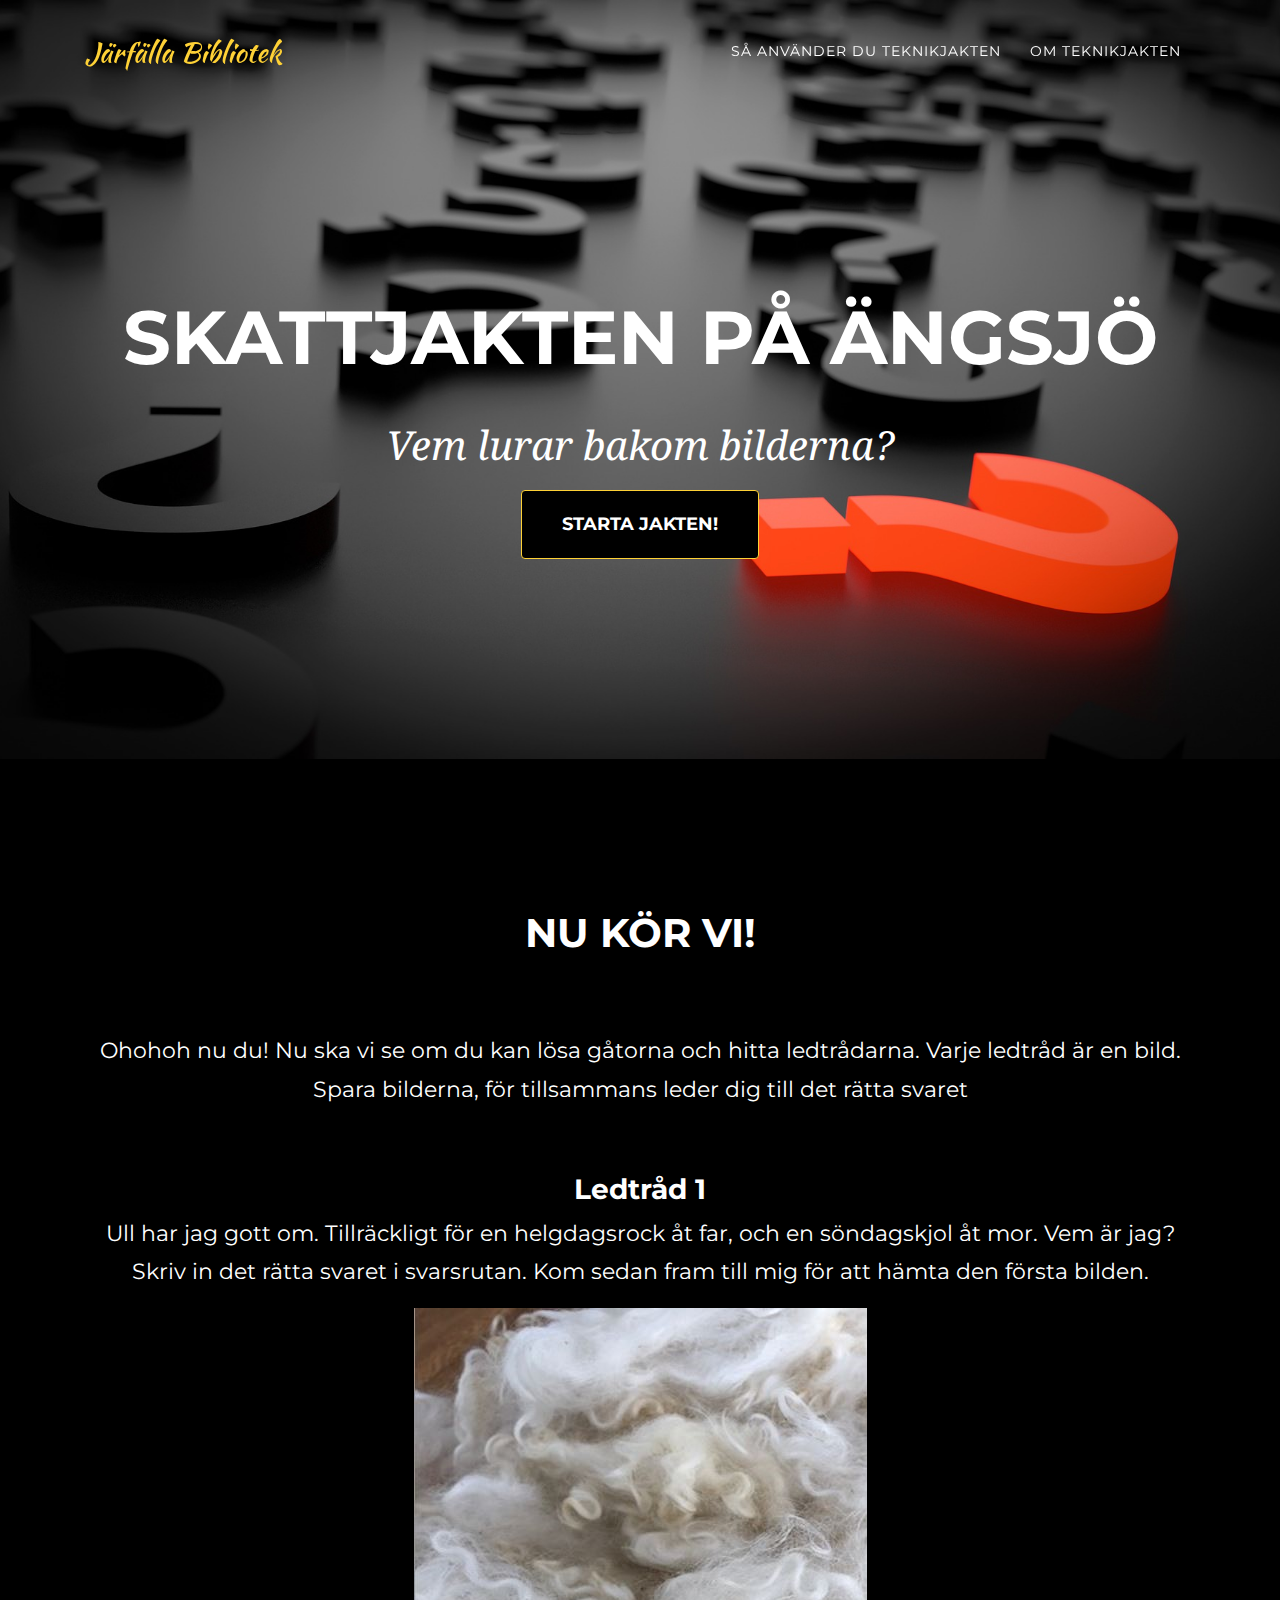
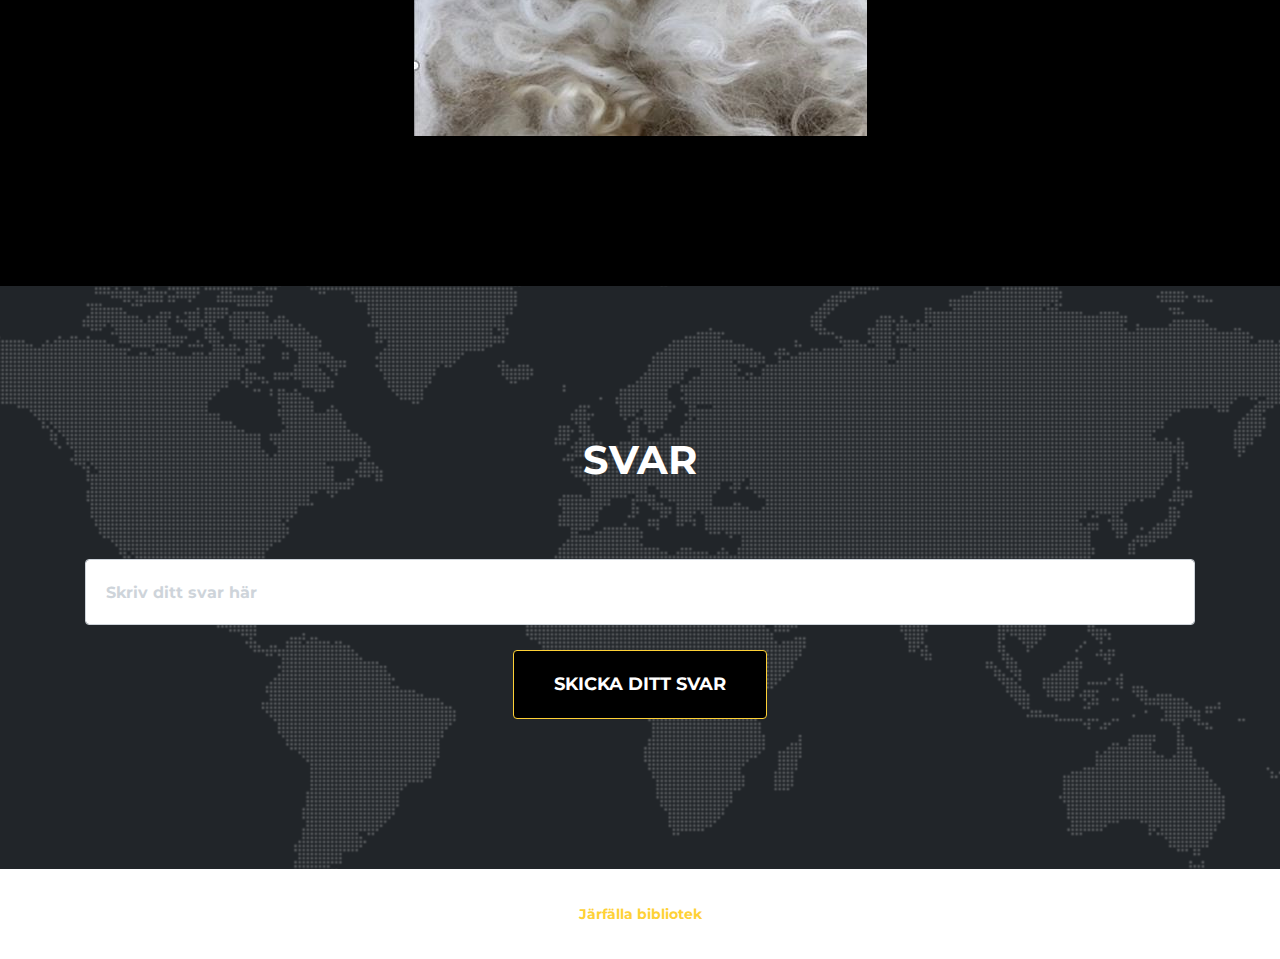
<file: index.html>
<!--
OM TEKNIKJAKTEN
==========================================================
Teknikjakten är inspirerad av escape rooms och skapades som en del 
av projektet Mer för fler som Umeå kommuns bibliotek deltog i 2018. 
Projektgruppen bestod av sex personer från olika bibliotek som gick 
en metodutbildning, SKL:s Innovationsguiden.

Du kan hitta mer information om detta projekt på följande plats

www.minabibliotek.se/merforfler

SKAPA EGNA JAKTER
==========================================================
Denna version av teknikjakten är en mall framtagen för att det skall vara
enkelt att skapa egna teknikjakter.
kunna skapa egna "teknikjakter".

Ett exempel på teknikjakt kan hittas på:

www.itbib.se/teknikjakten

LICENS OCH MALL
==========================================================
Teknikjakten är byggd med hjälp av ett javascript ramverk som heter 
Twitter bootstrap och en tema som heter Agency.
Temat kan hittas på följande sida.

https://startbootstrap.com/themes/agency/

Eller här:

https://github.com/BlackrockDigital/startbootstrap-agency

Mallen Agency använder sig av en licens som heter "The MIT License".
Det innebär följande

The MIT License (MIT)

Copyright (c) 2013-2019 Blackrock Digital LLC

Permission is hereby granted, free of charge, to any person obtaining a copy
of this software and associated documentation files (the "Software"), to deal
in the Software without restriction, including without limitation the rights
to use, copy, modify, merge, publish, distribute, sublicense, and/or sell
copies of the Software, and to permit persons to whom the Software is
furnished to do so, subject to the following conditions:

The above copyright notice and this permission notice shall be included in
all copies or substantial portions of the Software.

THE SOFTWARE IS PROVIDED "AS IS", WITHOUT WARRANTY OF ANY KIND, EXPRESS OR
IMPLIED, INCLUDING BUT NOT LIMITED TO THE WARRANTIES OF MERCHANTABILITY,
FITNESS FOR A PARTICULAR PURPOSE AND NONINFRINGEMENT. IN NO EVENT SHALL THE
AUTHORS OR COPYRIGHT HOLDERS BE LIABLE FOR ANY CLAIM, DAMAGES OR OTHER
LIABILITY, WHETHER IN AN ACTION OF CONTRACT, TORT OR OTHERWISE, ARISING FROM,
OUT OF OR IN CONNECTION WITH THE SOFTWARE OR THE USE OR OTHER DEALINGS IN
THE SOFTWARE.

SLUT PÅ KOMMENTARER
==========================================================
-->

<!--SÅ GÖR DU För att skapa en egen teknikjakt behöver du ändra vissa delar i detta dokument
sådana platser är märkta med texten ÄNDRA. Läs kommentarerna eller använd sökfunktionen
ctrl+f för att snabbt hitta de platser du behöver ändra på.-->


<!DOCTYPE html>
<html lang="sv">
  <head>
    <meta http-equiv="Content-Type" content="text/html; charset=UTF-8">
    <meta name="viewport" content="width=device-width, initial-scale=1, shrink-to-fit=no">
    <meta name="description" content="">
    <meta name="author" content="">

  <!--
  # Genom att ändra denna informationen nedan kan du ge jakten ett eget namn
  # EX: <title>Ett helt eget namn</title>
  # Informationen visas inte någonstans på webbsidan utan ändrar det namn som 
  # webbsidans flik/tabb har då du du surfar till sidan.
  # 
  -->

    <title>Skattjakt på Ängsjö</title>

  <!--Filer som berättar hur sidan skall se ut laddas in. Här behöver vi inte ändra något-->
  
    <link href="vendor/bootstrap/css/bootstrap.min.css" rel="stylesheet">
    <link href="vendor/fontawesome-free/css/all.min.css" rel="stylesheet" type="text/css">
    <link href="https://fonts.googleapis.com/css?family=Montserrat:400,700" rel="stylesheet" type="text/css">
    <link href='https://fonts.googleapis.com/css?family=Kaushan+Script' rel='stylesheet' type='text/css'>
    <link href='https://fonts.googleapis.com/css?family=Droid+Serif:400,700,400italic,700italic' rel='stylesheet' type='text/css'>
    <link href='https://fonts.googleapis.com/css?family=Roboto+Slab:400,100,300,700' rel='stylesheet' type='text/css'>
    <link href="css/agency.min.css" rel="stylesheet">
    <link href="css/style.css" rel="stylesheet">

  </head>


  <body id="page-top">
  <!-- Denna del av koden berättar vad menyn skall innehålla -->
    <nav class="navbar navbar-expand-lg navbar-dark fixed-top" id="mainNav">
      <div class="container">
        <a class="navbar-brand js-scroll-trigger" href="http://www.itbib.se/teknikjakten/#page-top">
        Järfälla Bibliotek
        </a>
        <button class="navbar-toggler navbar-toggler-right" type="button" data-toggle="collapse" data-target="#navbarResponsive" aria-controls="navbarResponsive" aria-expanded="false" aria-label="Toggle navigation">
          Menu
          <i class="fas fa-bars"></i>
        </button>
        <div class="collapse navbar-collapse" id="navbarResponsive">
          <ul class="navbar-nav text-uppercase ml-auto">
            <li class="nav-item">
              <a class="nav-link js-scroll-trigger" href="./om.html">Så använder du
             teknikjakten</a>
            </li> 
            <li class="nav-item">
              <a class="nav-link js-scroll-trigger" href="./om.html">Om teknikjakten</a>
            </li> 

          </ul>
        </div>
      </div>
    </nav>

    <!--SLUT PÅ DELEN SOM BESKRIVER MENYN LÄNGST UPP-->

    <!--FÖRSTA DELEN SOM INTRODUCERAR JAKTEN STARTAR-->
    <header class="masthead">
      <div class="container">
        <div class="intro-text">
        <div class="intro-heading text-uppercase">Skattjakten på Ängsjö</div>
          <div class="intro-lead-in">Vem lurar bakom bilderna?</div>
          
          <a class="btn btn-primary btn-xl text-uppercase js-scroll-trigger" href="#services">
          Starta jakten!
          </a>
        </div>
      </div>
    </header>
    
    <!-- DELEN SOM BESKRIVER FÖRSTA UPPDRAGET STARTAR -->
    <section id="services">
      <div class="container">
        <div class="row">
          <div class="col-lg-12 text-center">
            <h2 class="section-heading text-uppercase">Nu kör vi!</h2>
            <h3 class="section-subheading "></h3>

            <h3> </h3>
            
            <!--Ibland kanske du vill lägga till en bild i beskrivningen.
            I så fall läger du in bilden i katalogen img.
            Du lägger sedan in följande kod för att berätta att en bild skall visas.
            Men ersätter bildensnamn med det namn din bild och det filformat din bild har.

            EX:
            <img src="./img/bildensnamn.filformat">
            T.ex: <img src="./img/coolbild.jpeg">-->

            <p>Ohohoh nu du! Nu ska vi se om du kan lösa gåtorna och hitta ledtrådarna. Varje ledtråd är en bild. Spara bilderna, för tillsammans leder dig till det rätta svaret</p>

            <br />
            <br />
            <h3>Ledtråd 1</h3>
            <!--Här nedan beskriver du vad uppdraget skall vara-->
            <p>
              Ull har jag gott om. Tillräckligt för en helgdagsrock åt far, och en söndagskjol åt mor. Vem är jag?
              Skriv in det rätta svaret i svarsrutan. Kom sedan fram till mig för att hämta den första bilden. 
              
            </p><img src="./img/ullen.jpg">
          </div>
        </div>
      </div>
    </section>

 
    
    <!-- DELEN DÄR MAN MATAR IN SITT SVAR STARTAR -->
    <section id="contact">
      <div class="container">
        <div class="row">
          <div class="col-lg-12 text-center">
            <h2 class="section-heading text-uppercase">Svar</h2>
            <h3 class="section-subheading text-muted"></h3>
          </div>
        </div>
        <div class="row">
          <div class="col-lg-12">

      <!--Du behöver här berätta vilken sida som skall laddas om man löser uppdraget.
      Just nu är det sidan som heter 2.html som skall laddas.
      Om vi istället skulle arbeta med uppdrag 2 just så och ändra i filen 2.html skulle vi då alltså
      istället låta det stå "./3.html" eftersom det då är den sidan som borde laddas.

      Vi kan fortsätta på detta viset och lägga till nya sidor tills dess att vi skapat
      så många uppdrag vi vill.
      -->
            <form id="contactForm" name="sentMessage" novalidate="novalidate" 
            action="./2.html" 
            onsubmit="return validateForm()" autocomplete="off">
              <div class="row">
                <div class="col-md-12">
                  <div class="form-group">
                    <input class="form-control" id="answer" type="text" placeholder="Skriv ditt svar här" required="required" data-validation-required-message="Rutan får inte vara tom">
                    <p class="help-block text-danger"></p>
                  </div>
                  
                <div class="col-lg-12 text-center">
                  <div id="success"></div>
                  <button id="sendMessageButton" class="btn btn-primary btn-xl text-uppercase" type="submit">Skicka ditt svar</button>
                </div>
              </div>
            
          </div></form>
        </div>
      </div>
    </div></section>

    <!-- DENNA DEL BESKRIVER INFORMATIONEN SOM VISAS LÄNGST NER PÅ SIDAN -->
    <footer>
      <div class="container">
        <div class="row">
          <div class="col-md-12">
            <span class="copyright">
              <a href="" style="font-weight: bold">
                  Järfälla bibliotek
              </a>
            </span>
          </div>
          
        </div>
      </div>
    </footer>



    <!-- Filer som denna mall använder läses in, du behöver inte ändra något här.-->

    <script src="vendor/jquery/jquery.min.js"></script>
    <script src="vendor/bootstrap/js/bootstrap.bundle.min.js"></script>
    <script src="vendor/jquery-easing/jquery.easing.min.js"></script>
    <script src="js/agency.min.js"></script>
    <script src="js/agency.min.js"></script>

    <!--I DENNA DEL BERÄTTAR DU VAD SOM ÄR RÄTT SVAR-->
    <script>
    function validateForm() {

      //Det använder skriver i rutan hämtas in och sparas i en variabel som heter answer.
      //det man skrivit in i rutan konverteras automatiskt till gemener.
      //Skriver någon in MeDDelande och då använder versaler kommer texten som sparas att ändå att bli meddelande.
      //Det gör det lättare att berätta vilket alteranativ som är rätt eftersom
      //vi inte behöver ta hänsyn till gemenser/versaler.
      var answer = document.forms["contactForm"]["answer"].value.toLowerCase();
      
      /*Genom att ändra det som står mellan dessa tecken "" kan du välja vad som är rätt svar 
      Viktigt! Skriv svaret med små bokstäver.

      EX: if (answer == "mittsvar")

      Om man nu skriver in mittsvar i rutan kommer man vidare.
      
      Finns det fler än ett rätt svar? 

      Genom att lägga till följande tecken || (markera texten och kopiera 
      eller tryck alt-gr samtidigt som du trycker på tangenten till höger om shift)
      så kan du lägga till fler alternativ som är rätt.

      EX: Med två räta svar

      if (answer == "svar1" || answer == "svar2" )
      
      EX: Med tre rätta svar

      if (answer == "svar1" || answer == "svar2" answer == "svar3" )
      */

      if (answer == "bä bä vita lamm" || answer == ”vita lamm” || answer == ”bäbä vita lamm” || answer == ”lamm” || answer == ”får”)) { /*Kom ihåg att svaret skall skrivas med gemener*/
          return true;
      }else{
        document.getElementById("answer").value ="";
        document.getElementById("answer").setAttribute("placeholder","Det var tyvärr fel svar, försök igen!");
        return false;
      }
    }
  </script>

  <!--GRATTIS! Du har nu gjort startsidan för din egen teknikjakt! Testa att dubbelklicka på denna fil
  index.html för att visa sidan i din webbläsare. Fungerar inte  det kan du högerklicka på filen och välja öppna med. Där borde du kunna hitta någon webbläsare som alternativ

  EX: Internet Explorer, Edge, Firefox, Chrome

  Det är nu dags att öppna sidan som heter 2.html och följa instruktionerna där.
  -->
</body>
</html>
</file>
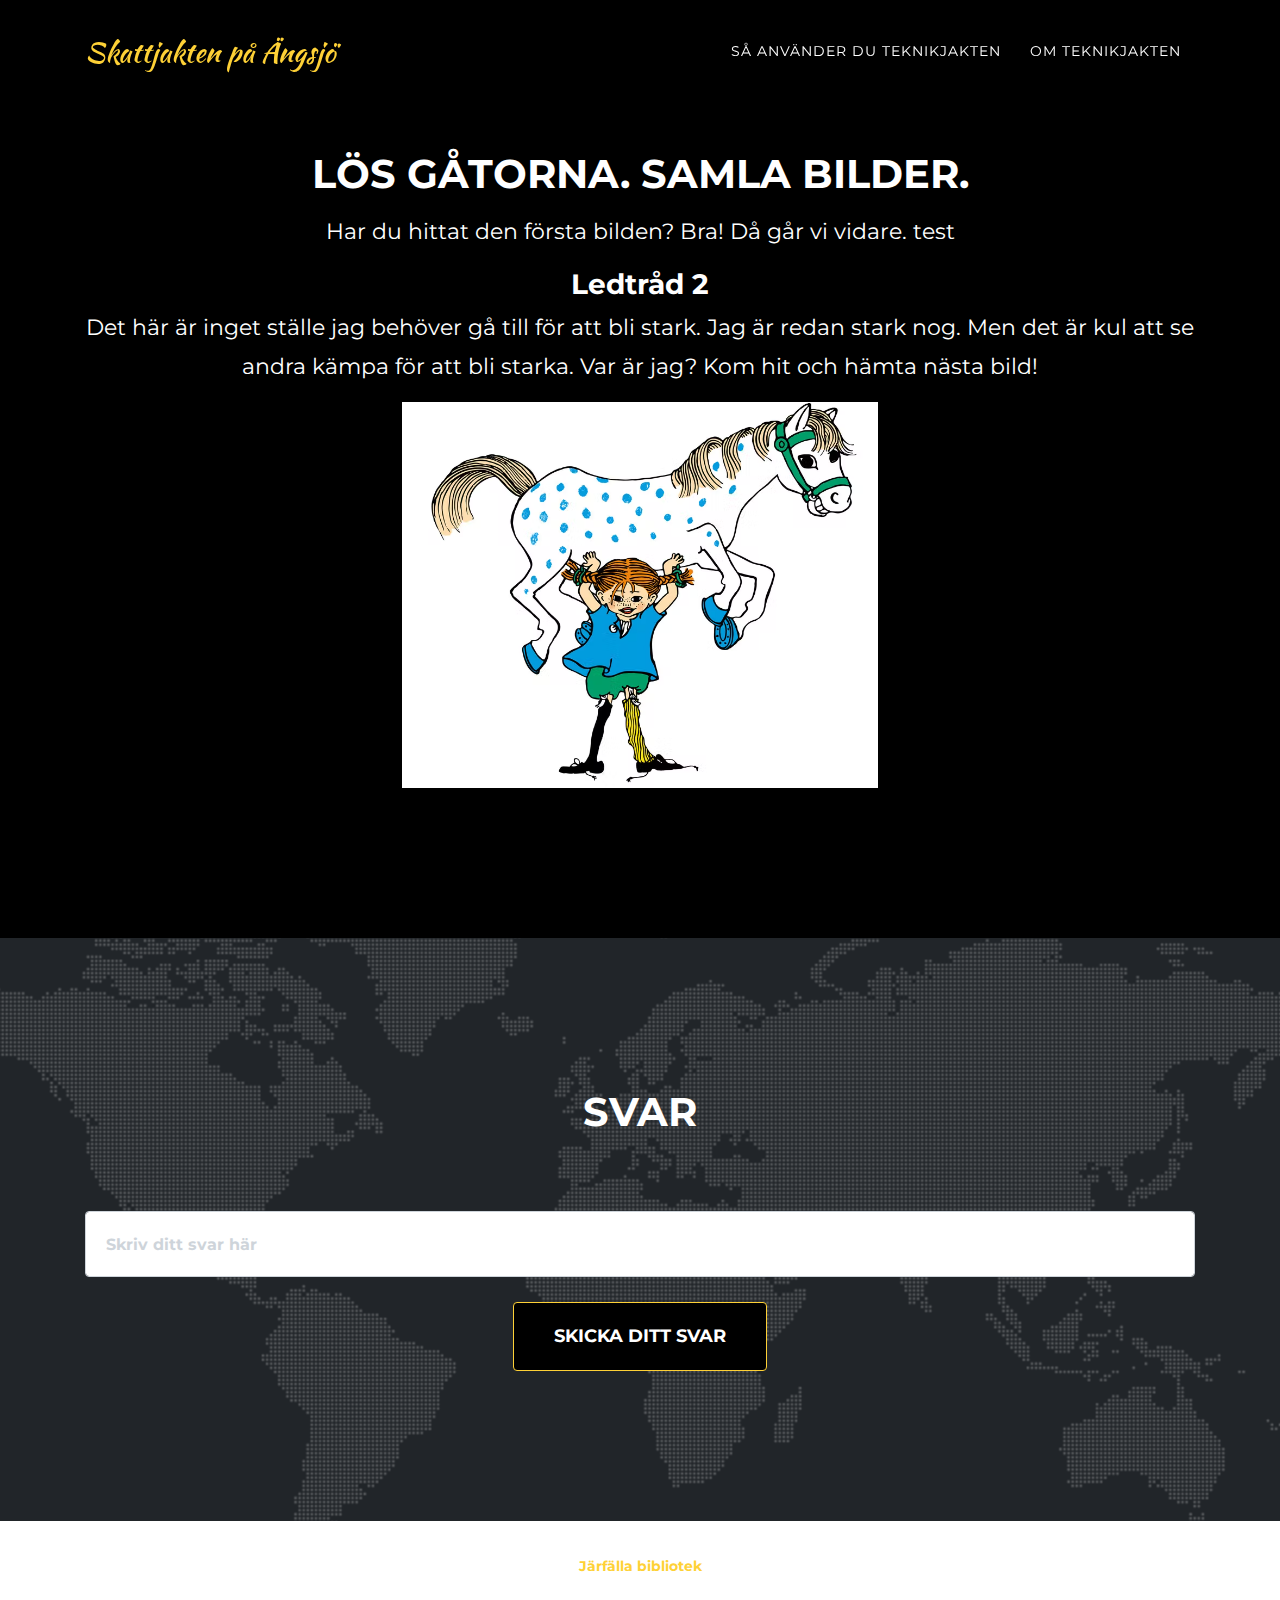
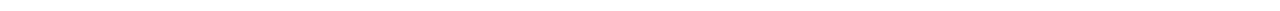
<file: 2.html>
<!--
SKAPA EN EGEN MALLSIDA FÖR UPPDRAG
==========================================================
Nu blir det lite repetition. Den sida hu hintills arbetet med 
introducerade jakten och hade därför lite speciellt innehåll.

Målet med den sida du arbetar med just nu är att skapa en
mall som du sedan kan kopiera till så många uppdrag du behöver.
Du behöver sedan ändra ett saker på varje sida.

1. Beskrivningen av uppdraget.
2. Uppgiftens nummer
3. Vad det rätta svaret är
4. Vilken sida som skall laddas om man svarar rätt.
-->

<!DOCTYPE html>
<html lang="sv">
  <head>
    <meta http-equiv="Content-Type" content="text/html; charset=UTF-8">
    <meta name="viewport" content="width=device-width, initial-scale=1, shrink-to-fit=no">
    <meta name="description" content="">
    <meta name="author" content="">

  <!--
  # Genom att ändra denna informationen nedan kan du ge jakten ett eget namn
  # EX: <title>Ett helt eget namn</title>
  # Informationen visas inte någonstans på webbsidan utan ändrar det namn som 
  # webbsidans flik/tabb har då du du surfar till sidan.
  # 
  -->
    <title>Järfälla bibliotek</title>

  <!--Filer som berättar hur sidan skall se ut laddas in. Här behöver vi inte ändra något-->
  
    <link href="vendor/bootstrap/css/bootstrap.min.css" rel="stylesheet">
    <link href="vendor/fontawesome-free/css/all.min.css" rel="stylesheet" type="text/css">
    <link href="https://fonts.googleapis.com/css?family=Montserrat:400,700" rel="stylesheet" type="text/css">
    <link href='https://fonts.googleapis.com/css?family=Kaushan+Script' rel='stylesheet' type='text/css'>
    <link href='https://fonts.googleapis.com/css?family=Droid+Serif:400,700,400italic,700italic' rel='stylesheet' type='text/css'>
    <link href='https://fonts.googleapis.com/css?family=Roboto+Slab:400,100,300,700' rel='stylesheet' type='text/css'>
    <link href="css/agency.min.css" rel="stylesheet">
    <link href="css/style.css" rel="stylesheet">
  </head>


  <body id="page-top">
  <!-- Denna del av koden berättar vad menyn skall innehålla -->
    <nav class="navbar navbar-expand-lg navbar-dark fixed-top" id="mainNav">
      <div class="container">
        <a class="navbar-brand js-scroll-trigger" href="#page-top">Skattjakten på Ängsjö</a>

        <button class="navbar-toggler navbar-toggler-right" type="button" data-toggle="collapse" data-target="#navbarResponsive" aria-controls="navbarResponsive" aria-expanded="false" aria-label="Toggle navigation">
          Menu
          <i class="fas fa-bars"></i>
        </button>
        <div class="collapse navbar-collapse" id="navbarResponsive">
          <ul class="navbar-nav text-uppercase ml-auto">
            <li class="nav-item">
              <a class="nav-link js-scroll-trigger" href="http://www.itbib.se/teknikjakten/om.html">Så använder du
             teknikjakten</a>
            </li> 
            <li class="nav-item">
              <a class="nav-link js-scroll-trigger" href="http://www.itbib.se/teknikjakten/om.html">Om teknikjakten</a>
            </li> 

          </ul>
        </div>
      </div>
    </nav>

    <!--SLUT PÅ DELEN SOM BESKRIVER MENYN LÄNGST UPP-->

    <!-- DELEN SOM BESKRIVER FÖRSTA UPPDRAGET STARTAR -->
    <section id="services">
      <div class="container">
        <div class="row">
          <div class="col-lg-12 text-center">
            <!--Sidans största rubrik-->
            <h2 class="section-heading text-uppercase">Lös gåtorna. Samla bilder.</h2>

            <!--Bakgrunds information-->
            <h3></h3>

            <!--Eventuellt återkoppling gällande det tidigare uppdraget-->
            <p> 
            Har du hittat den första bilden? Bra! Då går vi vidare. test
            </p>

            <!--Uppgiftens nummer-->
            <h3>Ledtråd 2</h3>
            <!--Vilket är uppdraget?-->
            <p>
              Det här är inget ställe jag behöver gå till för att bli stark. Jag är redan stark nog. Men det är kul att se andra kämpa för att bli starka. Var är jag? Kom hit och hämta nästa bild!

            <!--Ibland kanske du vill lägga till en bild i beskrivningen.
            I så fall läger du in bilden i katalogen img.
            Du lägger sedan in följande kod för att berätta att en bild skall visas.
            Men ersätter bildensnamn med det namn din bild och det filformat din bild har.

            EX:
            <img src="./img/bildensnamn.filformat">
            T.ex: <img src="./img/coolbild.jpeg">
            
            -->
            </p><img src="./img/stark.PNG" alt="Pippi som bär på en häst">
          </div>
        </div>
      </div>
    </section>

 
<!-- DELEN DÄR MAN MATAR IN SITT SVAR STARTAR -->
    <section id="contact">
      <div class="container">
        <div class="row">
          <div class="col-lg-12 text-center">
            <h2 class="section-heading text-uppercase">Svar</h2>
            <h3 class="section-subheading text-muted"></h3>
          </div>
        </div>
        <div class="row">
          <div class="col-lg-12">

      <!--VILKEN SIDA SKALL LADDAS OM MAN SKRIVIT IN RÄTT SVAR
      Du behöver här berätta vilken sida som skall laddas om man löser uppdraget.
      Just nu är det sidan som heter 2.html som skall laddas.
      Om vi istället skulle arbeta med uppdrag 2 just så och ändra i filen 2.html skulle vi då alltså
      istället låta det stå 3.html eftersom det då är den sidan som borde laddas.
      Om detta är sista uppdraget i din jakt skriver du in klar.html

      Vi kan fortsätta på detta viset och lägga till nya sidor tills dess att vi skapat
      så många uppdrag vi vill.
      -->
            <form id="contactForm" name="sentMessage" novalidate="novalidate" 
            action="./3.html" 
            onsubmit="return validateForm()" autocomplete="off">
              <div class="row">
                <div class="col-md-12">
                  <div class="form-group">
                    <input class="form-control" id="answer" type="text" placeholder="Skriv ditt svar här" required="required" data-validation-required-message="Rutan får inte vara tom">
                    <p class="help-block text-danger"></p>
                  </div>
                  
                <div class="col-lg-12 text-center">
                  <div id="success"></div>
                  <button id="sendMessageButton" class="btn btn-primary btn-xl text-uppercase" type="submit">Skicka ditt svar</button>
                </div>
              </div>
            
          </div></form>
        </div>
      </div>
    </div></section>

    <!-- DENNA DEL BESKRIVER INFORMATIONEN SOM VISAS LÄNGST NER PÅ SIDAN -->
    <footer>
      <div class="container">
        <div class="row">
          <div class="col-md-12">
            <span class="copyright">
              <a href="" style="font-weight: bold">
                  Järfälla bibliotek
              </a>
            </span>
          </div>
          
        </div>
      </div>
    </footer>

    <!-- Filer som denna mall använder läses in -->
    <script src="vendor/jquery/jquery.min.js"></script>
    <script src="vendor/bootstrap/js/bootstrap.bundle.min.js"></script>
    <script src="vendor/jquery-easing/jquery.easing.min.js"></script>
    <script src="js/agency.min.js"></script>
    <script src="js/agency.min.js"></script>

    <!--I DENNA DEL BERÄTTAR DU VAD SOM ÄR RÄTT SVAR-->
    <script>
    function validateForm() {

      //Det använder skriver i rutan hämtas in och sparas i en variabel som heter answer.
      var answer = document.forms["contactForm"]["answer"].value.toLowerCase();
      
      /*Genom att ändra det som står mellan dessa tecken "" kan du välja vad som är rätt svar 
      Viktigt! Skriv svaret med små bokstäver.

      EX: if (answer == "mittsvar")

      Om man nu skriver in mittsvar i rutan kommer man vidare.
      
      Finns det fler än ett rätt svar? 

      Genom att lägga till följande tecken || (markera texten och kopiera 
      eller tryck alt-gr samtidigt som du trycker på tangenten till höger om shift)
      så kan du lägga till fler alternativ som är rätt.

      EX: Med två räta svar

       if (answer == "svar1" || answer == "svar2" )
      
      EX: Med tre rätta svar

      if (answer == "svar1" || answer == "svar2" answer == "svar3" )

      */

      if (answer == "gymmet" || answer == ”utegymmet” || answer == ”gym”) {
          return true;
      }else{
        document.getElementById("answer").value ="";
        document.getElementById("answer").setAttribute("placeholder","Det var tyvärr fel svar, försök igen!");
        return false;
      }
    }
  </script>

  <!--GRATTIS Du har nu gjort uppdrag nummer två!
  Du har nu skapat en mall för en uppdragssida att utgå från.
  Vill du t.ex. skapa en teknikjakt med kan du kopiera 
  dokument och döpa kopian till 3.html. Du kan sedan upprepa samma tillvägagångssätt
  fler gånger och du vill skapa en jakt med fler uppdrag.

  3.html

  Du går sedan igenom dessa kopior på samma vis som detta dokument.


  Så avslutar du jakten.

  Du avslutar jakten genom att säga att man skall hamna på sidan
  klar.html om man skriver in rätt svar.

  EX: 
            action="./klar.html" 

  Du hittar fler instruktioner här ovan under delen som heter
  VILKEN SIDA SKALL LADDAS OM SKRIVIT IN RÄTT SVAR
  -->
</body>
</html>
</file>
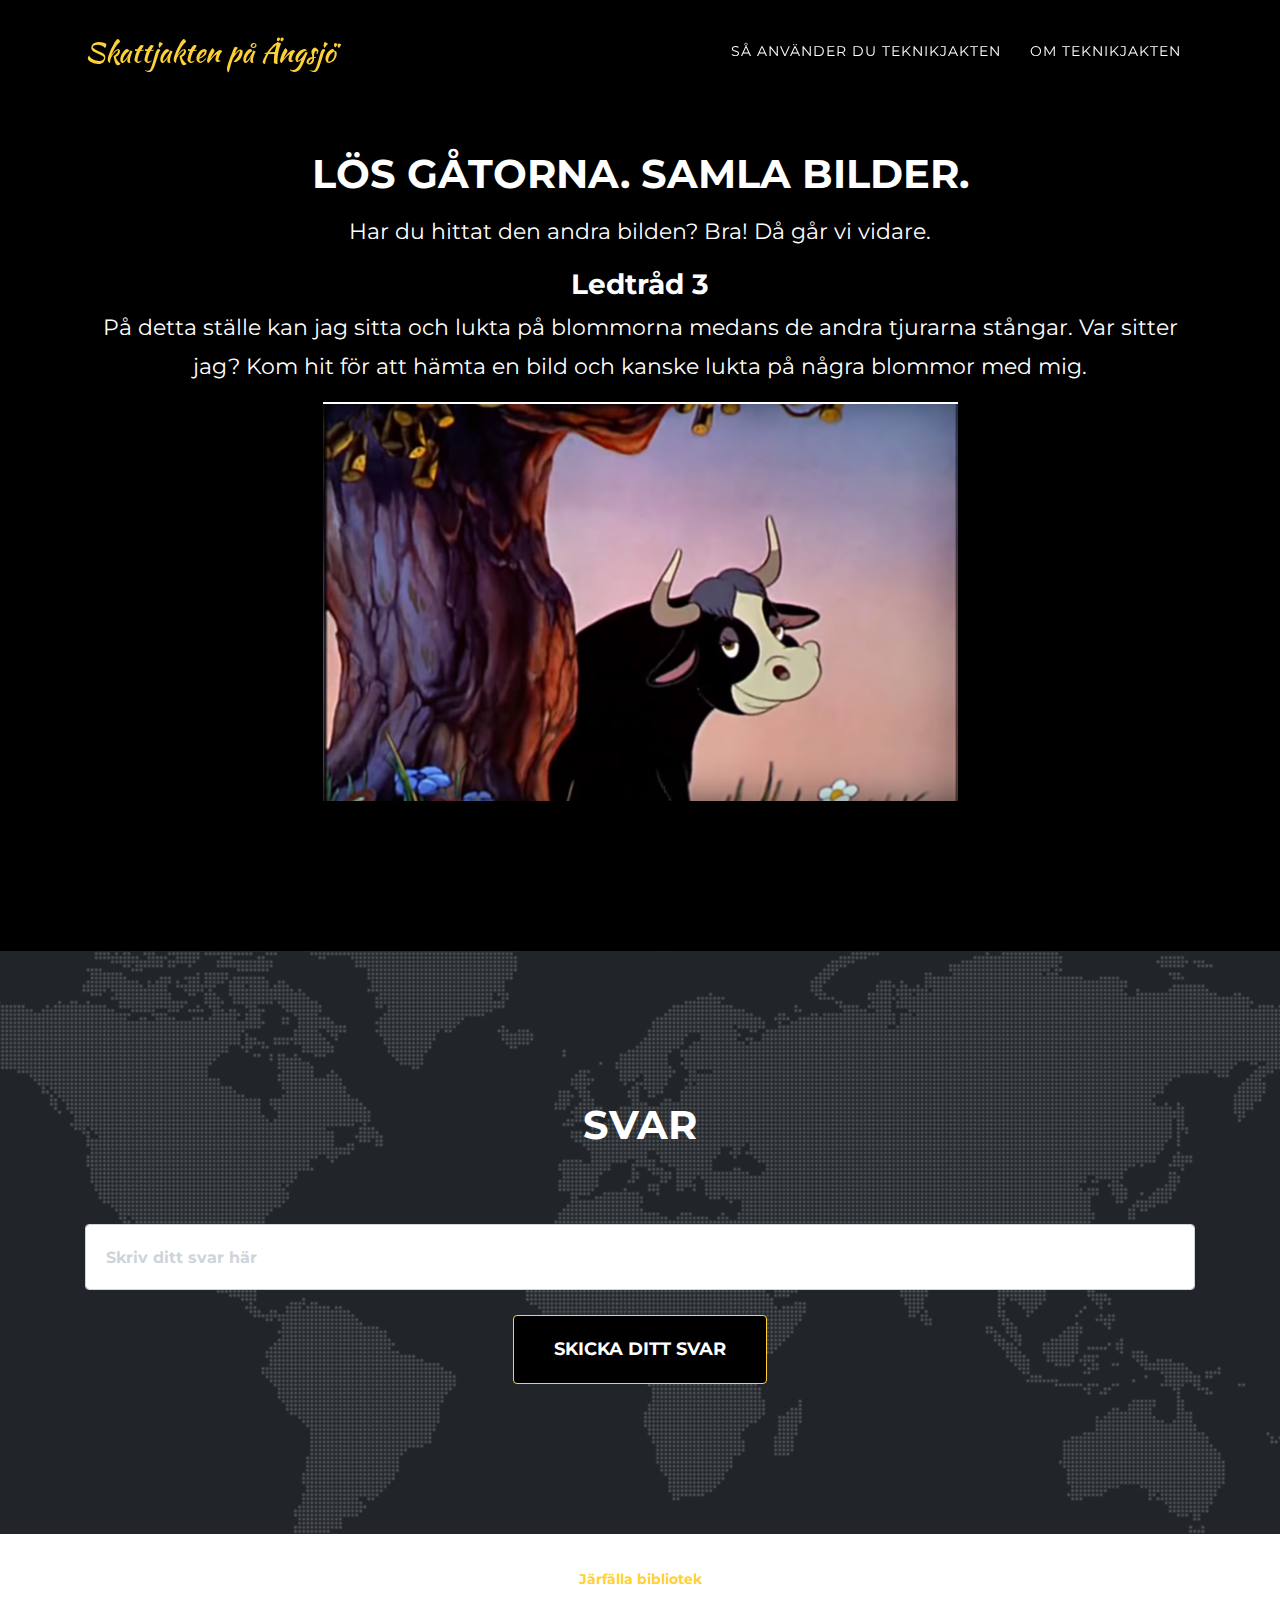
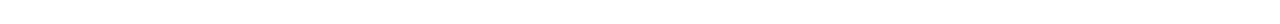
<file: 3.html>
<!--
SKAPA EN EGEN MALLSIDA FÖR UPPDRAG
==========================================================
Nu blir det lite repetition. Den sida hu hintills arbetet med 
introducerade jakten och hade därför lite speciellt innehåll.

Målet med den sida du arbetar med just nu är att skapa en
mall som du sedan kan kopiera till så många uppdrag du behöver.
Du behöver sedan ändra ett saker på varje sida.

1. Beskrivningen av uppdraget.
2. Uppgiftens nummer
3. Vad det rätta svaret är
4. Vilken sida som skall laddas om man svarar rätt.
-->

<!DOCTYPE html>
<html lang="sv">
  <head>
    <meta http-equiv="Content-Type" content="text/html; charset=UTF-8">
    <meta name="viewport" content="width=device-width, initial-scale=1, shrink-to-fit=no">
    <meta name="description" content="">
    <meta name="author" content="">

  <!--
  # Genom att ändra denna informationen nedan kan du ge jakten ett eget namn
  # EX: <title>Ett helt eget namn</title>
  # Informationen visas inte någonstans på webbsidan utan ändrar det namn som 
  # webbsidans flik/tabb har då du du surfar till sidan.
  # 
  -->
    <title>Järfälla bibliotek</title>

  <!--Filer som berättar hur sidan skall se ut laddas in. Här behöver vi inte ändra något-->
  
    <link href="vendor/bootstrap/css/bootstrap.min.css" rel="stylesheet">
    <link href="vendor/fontawesome-free/css/all.min.css" rel="stylesheet" type="text/css">
    <link href="https://fonts.googleapis.com/css?family=Montserrat:400,700" rel="stylesheet" type="text/css">
    <link href='https://fonts.googleapis.com/css?family=Kaushan+Script' rel='stylesheet' type='text/css'>
    <link href='https://fonts.googleapis.com/css?family=Droid+Serif:400,700,400italic,700italic' rel='stylesheet' type='text/css'>
    <link href='https://fonts.googleapis.com/css?family=Roboto+Slab:400,100,300,700' rel='stylesheet' type='text/css'>
    <link href="css/agency.min.css" rel="stylesheet">
    <link href="css/style.css" rel="stylesheet">
  </head>


  <body id="page-top">
  <!-- Denna del av koden berättar vad menyn skall innehålla -->
    <nav class="navbar navbar-expand-lg navbar-dark fixed-top" id="mainNav">
      <div class="container">
        <a class="navbar-brand js-scroll-trigger" href="#page-top">Skattjakten på Ängsjö</a>

        <button class="navbar-toggler navbar-toggler-right" type="button" data-toggle="collapse" data-target="#navbarResponsive" aria-controls="navbarResponsive" aria-expanded="false" aria-label="Toggle navigation">
          Menu
          <i class="fas fa-bars"></i>
        </button>
        <div class="collapse navbar-collapse" id="navbarResponsive">
          <ul class="navbar-nav text-uppercase ml-auto">
            <li class="nav-item">
              <a class="nav-link js-scroll-trigger" href="http://www.itbib.se/teknikjakten/om.html">Så använder du
             teknikjakten</a>
            </li> 
            <li class="nav-item">
              <a class="nav-link js-scroll-trigger" href="http://www.itbib.se/teknikjakten/om.html">Om teknikjakten</a>
            </li> 

          </ul>
        </div>
      </div>
    </nav>

    <!--SLUT PÅ DELEN SOM BESKRIVER MENYN LÄNGST UPP-->

    <!-- DELEN SOM BESKRIVER FÖRSTA UPPDRAGET STARTAR -->
    <section id="services">
      <div class="container">
        <div class="row">
          <div class="col-lg-12 text-center">
            <!--Sidans största rubrik-->
            <h2 class="section-heading text-uppercase">Lös gåtorna. Samla bilder.</h2>

            <!--Bakgrunds information-->
            <h3></h3>

            <!--Eventuellt återkoppling gällande det tidigare uppdraget-->
            <p> 
            Har du hittat den andra bilden? Bra! Då går vi vidare. 
            </p>

            <!--Uppgiftens nummer-->
            <h3>Ledtråd 3</h3>
            <!--Vilket är uppdraget?-->
            <p>
              På detta ställe kan jag sitta och lukta på blommorna medans de andra tjurarna stångar. Var sitter jag? Kom hit för att hämta en bild och kanske lukta på några blommor med mig. 

            <!--Ibland kanske du vill lägga till en bild i beskrivningen.
            I så fall läger du in bilden i katalogen img.
            Du lägger sedan in följande kod för att berätta att en bild skall visas.
            Men ersätter bildensnamn med det namn din bild och det filformat din bild har.

            EX:
            <img src="./img/bildensnamn.filformat">
            T.ex: <img src="./img/coolbild.jpeg">
            -->
            </p><img src="./img/tjuren.PNG" alt="Pippi som bär på en häst">
          </div>
        </div>
      </div>
    </section>

 
<!-- DELEN DÄR MAN MATAR IN SITT SVAR STARTAR -->
    <section id="contact">
      <div class="container">
        <div class="row">
          <div class="col-lg-12 text-center">
            <h2 class="section-heading text-uppercase">Svar</h2>
            <h3 class="section-subheading text-muted"></h3>
          </div>
        </div>
        <div class="row">
          <div class="col-lg-12">

      <!--VILKEN SIDA SKALL LADDAS OM MAN SKRIVIT IN RÄTT SVAR
      Du behöver här berätta vilken sida som skall laddas om man löser uppdraget.
      Just nu är det sidan som heter 2.html som skall laddas.
      Om vi istället skulle arbeta med uppdrag 2 just så och ändra i filen 2.html skulle vi då alltså
      istället låta det stå 3.html eftersom det då är den sidan som borde laddas.
      Om detta är sista uppdraget i din jakt skriver du in klar.html

      Vi kan fortsätta på detta viset och lägga till nya sidor tills dess att vi skapat
      så många uppdrag vi vill.
      -->
            <form id="contactForm" name="sentMessage" novalidate="novalidate" 
            action="./4.html" 
            onsubmit="return validateForm()" autocomplete="off">
              <div class="row">
                <div class="col-md-12">
                  <div class="form-group">
                    <input class="form-control" id="answer" type="text" placeholder="Skriv ditt svar här" required="required" data-validation-required-message="Rutan får inte vara tom">
                    <p class="help-block text-danger"></p>
                  </div>
                  
                <div class="col-lg-12 text-center">
                  <div id="success"></div>
                  <button id="sendMessageButton" class="btn btn-primary btn-xl text-uppercase" type="submit">Skicka ditt svar</button>
                </div>
              </div>
            
          </div></form>
        </div>
      </div>
    </div></section>

    <!-- DENNA DEL BESKRIVER INFORMATIONEN SOM VISAS LÄNGST NER PÅ SIDAN -->
    <footer>
      <div class="container">
        <div class="row">
          <div class="col-md-12">
            <span class="copyright">
              <a href="" style="font-weight: bold">
                  Järfälla bibliotek
              </a>
            </span>
          </div>
          
        </div>
      </div>
    </footer>

    <!-- Filer som denna mall använder läses in -->
    <script src="vendor/jquery/jquery.min.js"></script>
    <script src="vendor/bootstrap/js/bootstrap.bundle.min.js"></script>
    <script src="vendor/jquery-easing/jquery.easing.min.js"></script>
    <script src="js/agency.min.js"></script>
    <script src="js/agency.min.js"></script>

    <!--I DENNA DEL BERÄTTAR DU VAD SOM ÄR RÄTT SVAR-->
    <script>
    function validateForm() {

      //Det använder skriver i rutan hämtas in och sparas i en variabel som heter answer.
      var answer = document.forms["contactForm"]["answer"].value.toLowerCase();
      
      /*Genom att ändra det som står mellan dessa tecken "" kan du välja vad som är rätt svar 
      Viktigt! Skriv svaret med små bokstäver.

      EX: if (answer == "mittsvar")

      Om man nu skriver in mittsvar i rutan kommer man vidare.
      
      Finns det fler än ett rätt svar? 

      Genom att lägga till följande tecken || (markera texten och kopiera 
      eller tryck alt-gr samtidigt som du trycker på tangenten till höger om shift)
      så kan du lägga till fler alternativ som är rätt.

      EX: Med två räta svar

       if (answer == "svar1" || answer == "svar2" )
      
      EX: Med tre rätta svar

      if (answer == "svar1" || answer == "svar2" answer == "svar3" )

      */

      if (answer == "ek" || answer == ”eken” || answer == ”korkeken” || answer == ”trädet” || answer == ”träd”) {
          return true;
      }else{
        document.getElementById("answer").value ="";
        document.getElementById("answer").setAttribute("placeholder","Det var tyvärr fel svar, försök igen!");
        return false;
      }
    }
  </script>

  <!--GRATTIS Du har nu gjort uppdrag nummer två!
  Du har nu skapat en mall för en uppdragssida att utgå från.
  Vill du t.ex. skapa en teknikjakt med kan du kopiera 
  dokument och döpa kopian till 3.html. Du kan sedan upprepa samma tillvägagångssätt
  fler gånger och du vill skapa en jakt med fler uppdrag.

  3.html

  Du går sedan igenom dessa kopior på samma vis som detta dokument.


  Så avslutar du jakten.

  Du avslutar jakten genom att säga att man skall hamna på sidan
  klar.html om man skriver in rätt svar.

  EX: 
            action="./klar.html" 

  Du hittar fler instruktioner här ovan under delen som heter
  VILKEN SIDA SKALL LADDAS OM SKRIVIT IN RÄTT SVAR
  -->
</body>
</html>
</file>
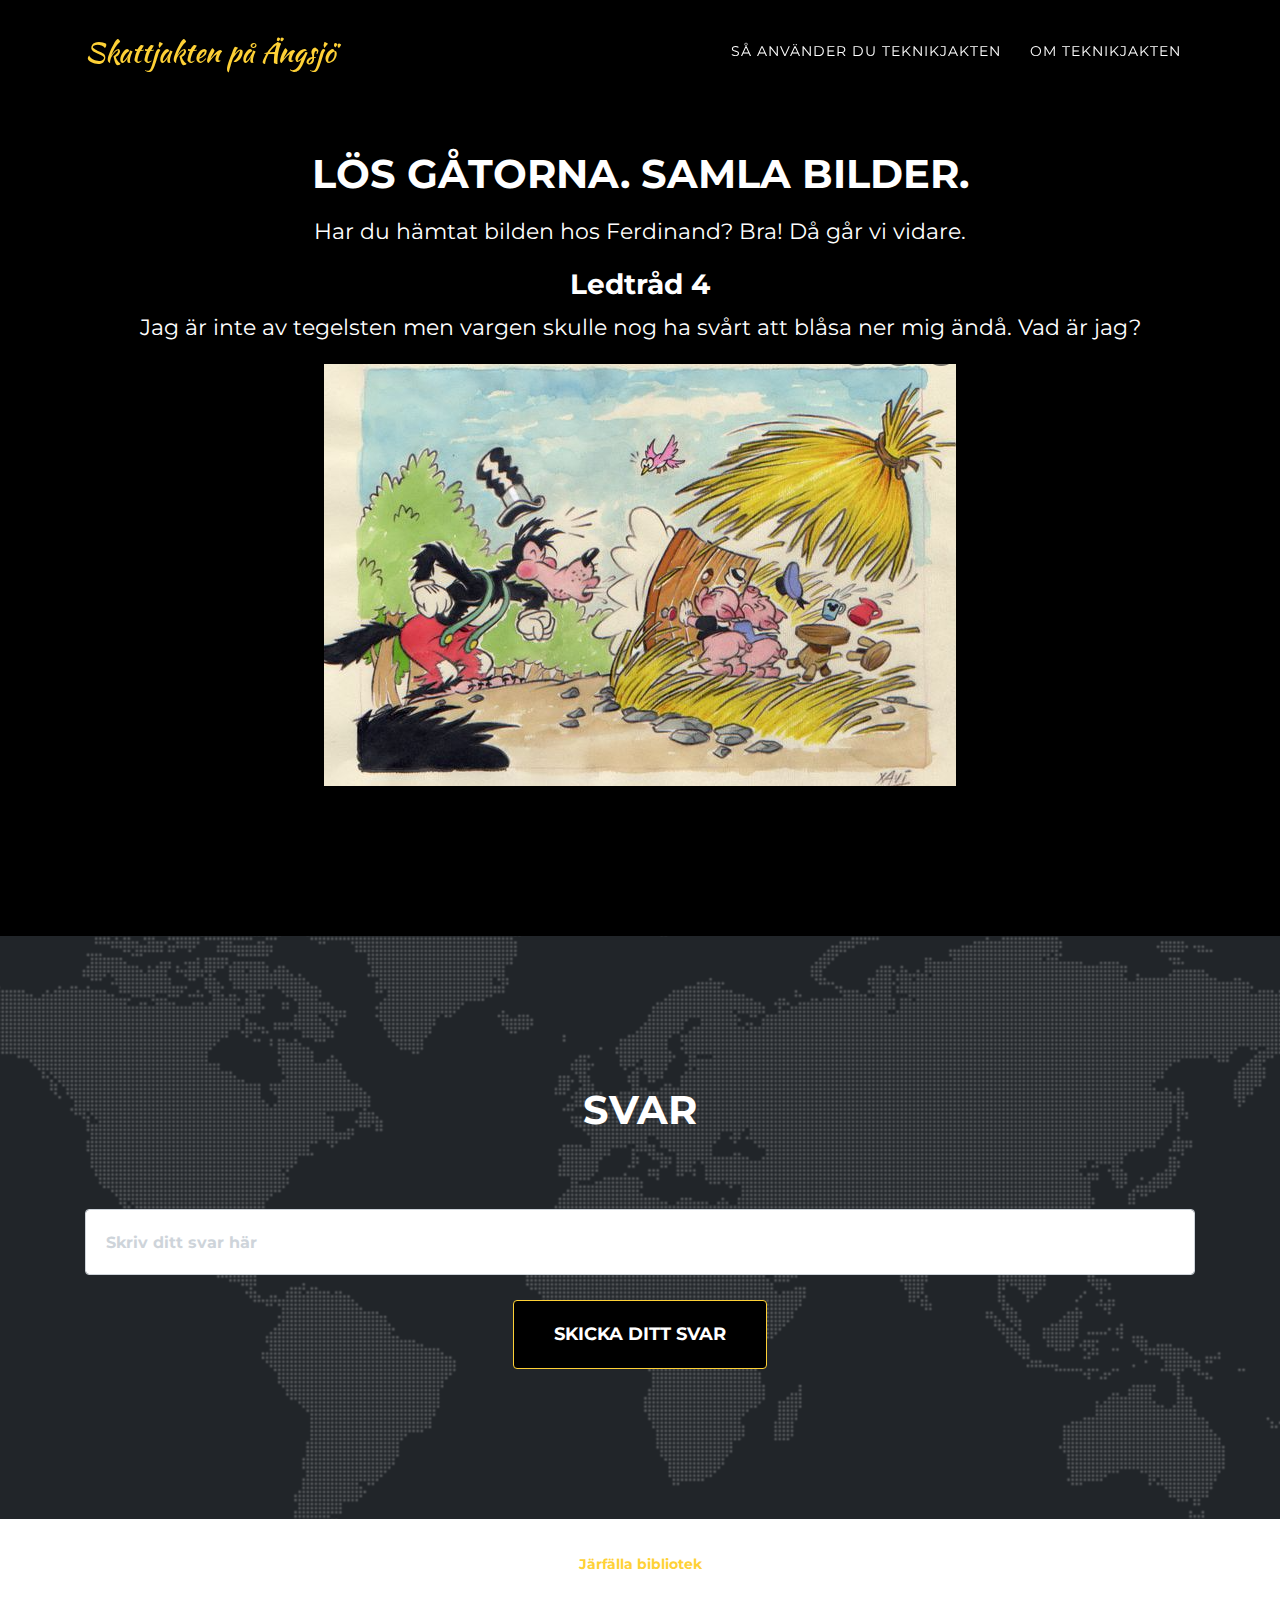
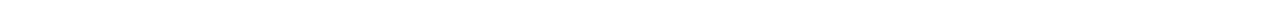
<file: 4.html>
<!--
SKAPA EN EGEN MALLSIDA FÖR UPPDRAG
==========================================================
Nu blir det lite repetition. Den sida hu hintills arbetet med 
introducerade jakten och hade därför lite speciellt innehåll.

Målet med den sida du arbetar med just nu är att skapa en
mall som du sedan kan kopiera till så många uppdrag du behöver.
Du behöver sedan ändra ett saker på varje sida.

1. Beskrivningen av uppdraget.
2. Uppgiftens nummer
3. Vad det rätta svaret är
4. Vilken sida som skall laddas om man svarar rätt.
-->

<!DOCTYPE html>
<html lang="sv">
  <head>
    <meta http-equiv="Content-Type" content="text/html; charset=UTF-8">
    <meta name="viewport" content="width=device-width, initial-scale=1, shrink-to-fit=no">
    <meta name="description" content="">
    <meta name="author" content="">

  <!--
  # Genom att ändra denna informationen nedan kan du ge jakten ett eget namn
  # EX: <title>Ett helt eget namn</title>
  # Informationen visas inte någonstans på webbsidan utan ändrar det namn som 
  # webbsidans flik/tabb har då du du surfar till sidan.
  # 
  -->
    <title>Järfälla bibliotek</title>

  <!--Filer som berättar hur sidan skall se ut laddas in. Här behöver vi inte ändra något-->
  
    <link href="vendor/bootstrap/css/bootstrap.min.css" rel="stylesheet">
    <link href="vendor/fontawesome-free/css/all.min.css" rel="stylesheet" type="text/css">
    <link href="https://fonts.googleapis.com/css?family=Montserrat:400,700" rel="stylesheet" type="text/css">
    <link href='https://fonts.googleapis.com/css?family=Kaushan+Script' rel='stylesheet' type='text/css'>
    <link href='https://fonts.googleapis.com/css?family=Droid+Serif:400,700,400italic,700italic' rel='stylesheet' type='text/css'>
    <link href='https://fonts.googleapis.com/css?family=Roboto+Slab:400,100,300,700' rel='stylesheet' type='text/css'>
    <link href="css/agency.min.css" rel="stylesheet">
    <link href="css/style.css" rel="stylesheet">
  </head>


  <body id="page-top">
  <!-- Denna del av koden berättar vad menyn skall innehålla -->
    <nav class="navbar navbar-expand-lg navbar-dark fixed-top" id="mainNav">
      <div class="container">
        <a class="navbar-brand js-scroll-trigger" href="#page-top">Skattjakten på Ängsjö</a>

        <button class="navbar-toggler navbar-toggler-right" type="button" data-toggle="collapse" data-target="#navbarResponsive" aria-controls="navbarResponsive" aria-expanded="false" aria-label="Toggle navigation">
          Menu
          <i class="fas fa-bars"></i>
        </button>
        <div class="collapse navbar-collapse" id="navbarResponsive">
          <ul class="navbar-nav text-uppercase ml-auto">
            <li class="nav-item">
              <a class="nav-link js-scroll-trigger" href="http://www.itbib.se/teknikjakten/om.html">Så använder du
             teknikjakten</a>
            </li> 
            <li class="nav-item">
              <a class="nav-link js-scroll-trigger" href="http://www.itbib.se/teknikjakten/om.html">Om teknikjakten</a>
            </li> 

          </ul>
        </div>
      </div>
    </nav>

    <!--SLUT PÅ DELEN SOM BESKRIVER MENYN LÄNGST UPP-->

    <!-- DELEN SOM BESKRIVER FÖRSTA UPPDRAGET STARTAR -->
    <section id="services">
      <div class="container">
        <div class="row">
          <div class="col-lg-12 text-center">
            <!--Sidans största rubrik-->
            <h2 class="section-heading text-uppercase">Lös gåtorna. Samla bilder.</h2>

            <!--Bakgrunds information-->
            <h3></h3>

            <!--Eventuellt återkoppling gällande det tidigare uppdraget-->
            <p> 
            Har du hämtat bilden hos Ferdinand? Bra! Då går vi vidare. 
            </p>

            <!--Uppgiftens nummer-->
            <h3>Ledtråd 4</h3>
            <!--Vilket är uppdraget?-->
            <p>
            Jag är inte av tegelsten men vargen skulle nog ha svårt att blåsa ner mig ändå. Vad är jag?

            <!--Ibland kanske du vill lägga till en bild i beskrivningen.
            I så fall läger du in bilden i katalogen img.
            Du lägger sedan in följande kod för att berätta att en bild skall visas.
            Men ersätter bildensnamn med det namn din bild och det filformat din bild har.

            EX:
            <img src="./img/bildensnamn.filformat">
            T.ex: <img src="./img/coolbild.jpeg">
            -->
            </p><img src="./img/wolf.PNG">
          </div>
        </div>
      </div>
    </section>

 
<!-- DELEN DÄR MAN MATAR IN SITT SVAR STARTAR -->
    <section id="contact">
      <div class="container">
        <div class="row">
          <div class="col-lg-12 text-center">
            <h2 class="section-heading text-uppercase">Svar</h2>
            <h3 class="section-subheading text-muted"></h3>
          </div>
        </div>
        <div class="row">
          <div class="col-lg-12">

      <!--VILKEN SIDA SKALL LADDAS OM MAN SKRIVIT IN RÄTT SVAR
      Du behöver här berätta vilken sida som skall laddas om man löser uppdraget.
      Just nu är det sidan som heter 2.html som skall laddas.
      Om vi istället skulle arbeta med uppdrag 2 just så och ändra i filen 2.html skulle vi då alltså
      istället låta det stå 3.html eftersom det då är den sidan som borde laddas.
      Om detta är sista uppdraget i din jakt skriver du in klar.html

      Vi kan fortsätta på detta viset och lägga till nya sidor tills dess att vi skapat
      så många uppdrag vi vill.
      -->
            <form id="contactForm" name="sentMessage" novalidate="novalidate" 
            action="./5.html" 
            onsubmit="return validateForm()" autocomplete="off">
              <div class="row">
                <div class="col-md-12">
                  <div class="form-group">
                    <input class="form-control" id="answer" type="text" placeholder="Skriv ditt svar här" required="required" data-validation-required-message="Rutan får inte vara tom">
                    <p class="help-block text-danger"></p>
                  </div>
                  
                <div class="col-lg-12 text-center">
                  <div id="success"></div>
                  <button id="sendMessageButton" class="btn btn-primary btn-xl text-uppercase" type="submit">Skicka ditt svar</button>
                </div>
              </div>
            
          </div></form>
        </div>
      </div>
    </div></section>

    <!-- DENNA DEL BESKRIVER INFORMATIONEN SOM VISAS LÄNGST NER PÅ SIDAN -->
    <footer>
      <div class="container">
        <div class="row">
          <div class="col-md-12">
            <span class="copyright">
              <a href="" style="font-weight: bold">
                  Järfälla bibliotek
              </a>
            </span>
          </div>
          
        </div>
      </div>
    </footer>

    <!-- Filer som denna mall använder läses in -->
    <script src="vendor/jquery/jquery.min.js"></script>
    <script src="vendor/bootstrap/js/bootstrap.bundle.min.js"></script>
    <script src="vendor/jquery-easing/jquery.easing.min.js"></script>
    <script src="js/agency.min.js"></script>
    <script src="js/agency.min.js"></script>

    <!--I DENNA DEL BERÄTTAR DU VAD SOM ÄR RÄTT SVAR-->
    <script>
    function validateForm() {

      //Det använder skriver i rutan hämtas in och sparas i en variabel som heter answer.
      var answer = document.forms["contactForm"]["answer"].value.toLowerCase();
      
      /*Genom att ändra det som står mellan dessa tecken "" kan du välja vad som är rätt svar 
      Viktigt! Skriv svaret med små bokstäver.

      EX: if (answer == "mittsvar")

      Om man nu skriver in mittsvar i rutan kommer man vidare.
      
      Finns det fler än ett rätt svar? 

      Genom att lägga till följande tecken || (markera texten och kopiera 
      eller tryck alt-gr samtidigt som du trycker på tangenten till höger om shift)
      så kan du lägga till fler alternativ som är rätt.

      EX: Med två räta svar

       if (answer == "svar1" || answer == "svar2" )
      
      EX: Med tre rätta svar

      if (answer == "svar1" || answer == "svar2" answer == "svar3" )

      */

      if (answer == "hus" || answer == ”huset” || answer == ”stuga” || answer == ”stugan”) {
          return true;
      }else{
        document.getElementById("answer").value ="";
        document.getElementById("answer").setAttribute("placeholder","Det var tyvärr fel svar, försök igen!");
        return false;
      }
    }
  </script>

  <!--GRATTIS Du har nu gjort uppdrag nummer två!
  Du har nu skapat en mall för en uppdragssida att utgå från.
  Vill du t.ex. skapa en teknikjakt med kan du kopiera 
  dokument och döpa kopian till 3.html. Du kan sedan upprepa samma tillvägagångssätt
  fler gånger och du vill skapa en jakt med fler uppdrag.

  3.html

  Du går sedan igenom dessa kopior på samma vis som detta dokument.


  Så avslutar du jakten.

  Du avslutar jakten genom att säga att man skall hamna på sidan
  klar.html om man skriver in rätt svar.

  EX: 
            action="./klar.html" 

  Du hittar fler instruktioner här ovan under delen som heter
  VILKEN SIDA SKALL LADDAS OM SKRIVIT IN RÄTT SVAR
  -->
</body>
</html>
</file>
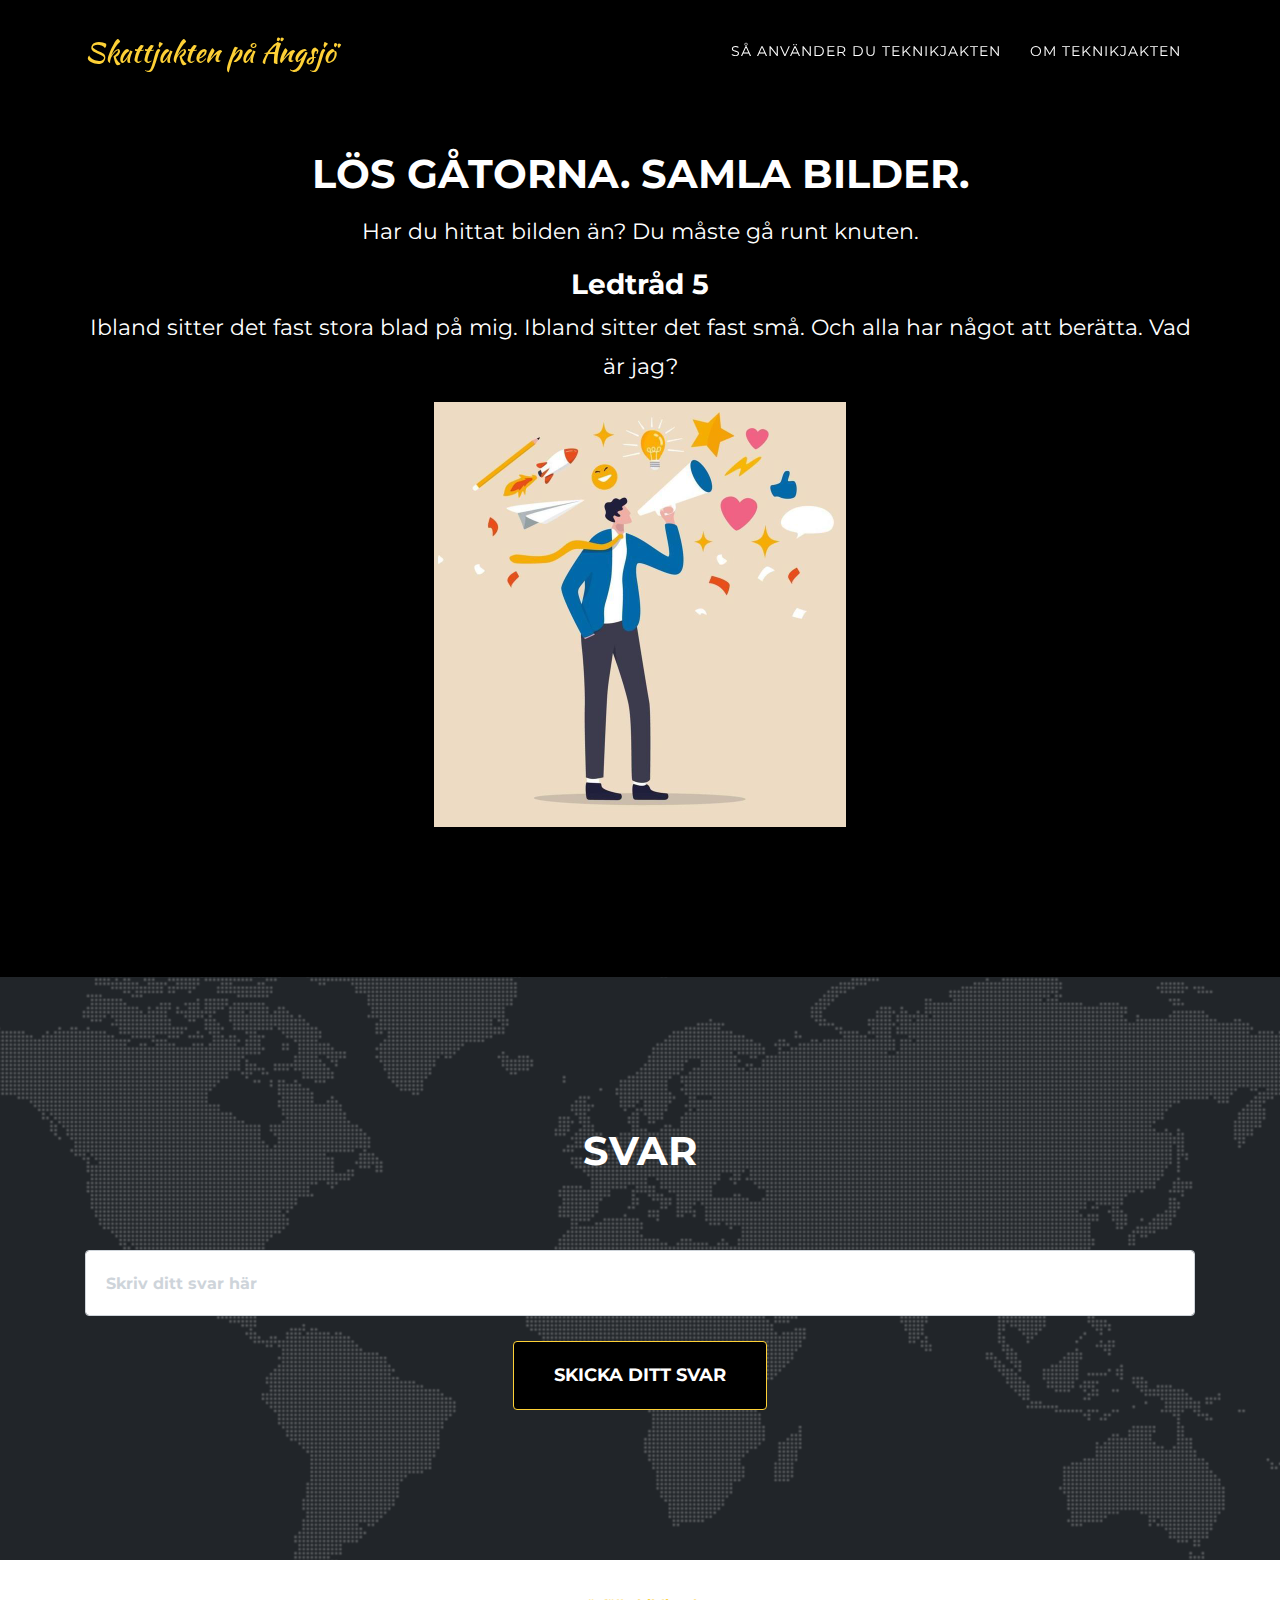
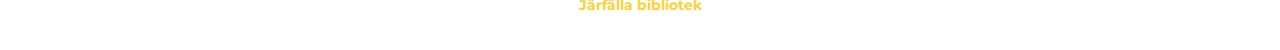
<file: 5.html>
<!--
SKAPA EN EGEN MALLSIDA FÖR UPPDRAG
==========================================================
Nu blir det lite repetition. Den sida hu hintills arbetet med 
introducerade jakten och hade därför lite speciellt innehåll.

Målet med den sida du arbetar med just nu är att skapa en
mall som du sedan kan kopiera till så många uppdrag du behöver.
Du behöver sedan ändra ett saker på varje sida.

1. Beskrivningen av uppdraget.
2. Uppgiftens nummer
3. Vad det rätta svaret är
4. Vilken sida som skall laddas om man svarar rätt.
-->

<!DOCTYPE html>
<html lang="sv">
  <head>
    <meta http-equiv="Content-Type" content="text/html; charset=UTF-8">
    <meta name="viewport" content="width=device-width, initial-scale=1, shrink-to-fit=no">
    <meta name="description" content="">
    <meta name="author" content="">

  <!--
  # Genom att ändra denna informationen nedan kan du ge jakten ett eget namn
  # EX: <title>Ett helt eget namn</title>
  # Informationen visas inte någonstans på webbsidan utan ändrar det namn som 
  # webbsidans flik/tabb har då du du surfar till sidan.
  # 
  -->
    <title>Järfälla bibliotek</title>

  <!--Filer som berättar hur sidan skall se ut laddas in. Här behöver vi inte ändra något-->
  
    <link href="vendor/bootstrap/css/bootstrap.min.css" rel="stylesheet">
    <link href="vendor/fontawesome-free/css/all.min.css" rel="stylesheet" type="text/css">
    <link href="https://fonts.googleapis.com/css?family=Montserrat:400,700" rel="stylesheet" type="text/css">
    <link href='https://fonts.googleapis.com/css?family=Kaushan+Script' rel='stylesheet' type='text/css'>
    <link href='https://fonts.googleapis.com/css?family=Droid+Serif:400,700,400italic,700italic' rel='stylesheet' type='text/css'>
    <link href='https://fonts.googleapis.com/css?family=Roboto+Slab:400,100,300,700' rel='stylesheet' type='text/css'>
    <link href="css/agency.min.css" rel="stylesheet">
    <link href="css/style.css" rel="stylesheet">
  </head>


  <body id="page-top">
  <!-- Denna del av koden berättar vad menyn skall innehålla -->
    <nav class="navbar navbar-expand-lg navbar-dark fixed-top" id="mainNav">
      <div class="container">
        <a class="navbar-brand js-scroll-trigger" href="#page-top">Skattjakten på Ängsjö</a>

        <button class="navbar-toggler navbar-toggler-right" type="button" data-toggle="collapse" data-target="#navbarResponsive" aria-controls="navbarResponsive" aria-expanded="false" aria-label="Toggle navigation">
          Menu
          <i class="fas fa-bars"></i>
        </button>
        <div class="collapse navbar-collapse" id="navbarResponsive">
          <ul class="navbar-nav text-uppercase ml-auto">
            <li class="nav-item">
              <a class="nav-link js-scroll-trigger" href="http://www.itbib.se/teknikjakten/om.html">Så använder du
             teknikjakten</a>
            </li> 
            <li class="nav-item">
              <a class="nav-link js-scroll-trigger" href="http://www.itbib.se/teknikjakten/om.html">Om teknikjakten</a>
            </li> 

          </ul>
        </div>
      </div>
    </nav>

    <!--SLUT PÅ DELEN SOM BESKRIVER MENYN LÄNGST UPP-->

    <!-- DELEN SOM BESKRIVER FÖRSTA UPPDRAGET STARTAR -->
    <section id="services">
      <div class="container">
        <div class="row">
          <div class="col-lg-12 text-center">
            <!--Sidans största rubrik-->
            <h2 class="section-heading text-uppercase">Lös gåtorna. Samla bilder.</h2>

            <!--Bakgrunds information-->
            <h3></h3>

            <!--Eventuellt återkoppling gällande det tidigare uppdraget-->
            <p> 
            Har du hittat bilden än? Du måste gå runt knuten. 
            </p>

            <!--Uppgiftens nummer-->
            <h3>Ledtråd 5</h3>
            <!--Vilket är uppdraget?-->
            <p>
              Ibland sitter det fast stora blad på mig. Ibland sitter det fast små. Och alla har något att berätta. Vad är jag?

            <!--Ibland kanske du vill lägga till en bild i beskrivningen.
            I så fall läger du in bilden i katalogen img.
            Du lägger sedan in följande kod för att berätta att en bild skall visas.
            Men ersätter bildensnamn med det namn din bild och det filformat din bild har.

            EX:
            <img src="./img/bildensnamn.filformat">
            T.ex: <img src="./img/coolbild.jpeg">
            -->
            </p><img src="./img/berätta.PNG">
          </div>
        </div>
      </div>
    </section>

 
<!-- DELEN DÄR MAN MATAR IN SITT SVAR STARTAR -->
    <section id="contact">
      <div class="container">
        <div class="row">
          <div class="col-lg-12 text-center">
            <h2 class="section-heading text-uppercase">Svar</h2>
            <h3 class="section-subheading text-muted"></h3>
          </div>
        </div>
        <div class="row">
          <div class="col-lg-12">

      <!--VILKEN SIDA SKALL LADDAS OM MAN SKRIVIT IN RÄTT SVAR
      Du behöver här berätta vilken sida som skall laddas om man löser uppdraget.
      Just nu är det sidan som heter 2.html som skall laddas.
      Om vi istället skulle arbeta med uppdrag 2 just så och ändra i filen 2.html skulle vi då alltså
      istället låta det stå 3.html eftersom det då är den sidan som borde laddas.
      Om detta är sista uppdraget i din jakt skriver du in klar.html

      Vi kan fortsätta på detta viset och lägga till nya sidor tills dess att vi skapat
      så många uppdrag vi vill.
      -->
            <form id="contactForm" name="sentMessage" novalidate="novalidate" 
            action="./6.html" 
            onsubmit="return validateForm()" autocomplete="off">
              <div class="row">
                <div class="col-md-12">
                  <div class="form-group">
                    <input class="form-control" id="answer" type="text" placeholder="Skriv ditt svar här" required="required" data-validation-required-message="Rutan får inte vara tom">
                    <p class="help-block text-danger"></p>
                  </div>
                  
                <div class="col-lg-12 text-center">
                  <div id="success"></div>
                  <button id="sendMessageButton" class="btn btn-primary btn-xl text-uppercase" type="submit">Skicka ditt svar</button>
                </div>
              </div>
            
          </div></form>
        </div>
      </div>
    </div></section>

    <!-- DENNA DEL BESKRIVER INFORMATIONEN SOM VISAS LÄNGST NER PÅ SIDAN -->
    <footer>
      <div class="container">
        <div class="row">
          <div class="col-md-12">
            <span class="copyright">
              <a href="" style="font-weight: bold">
                  Järfälla bibliotek
              </a>
            </span>
          </div>
          
        </div>
      </div>
    </footer>

    <!-- Filer som denna mall använder läses in -->
    <script src="vendor/jquery/jquery.min.js"></script>
    <script src="vendor/bootstrap/js/bootstrap.bundle.min.js"></script>
    <script src="vendor/jquery-easing/jquery.easing.min.js"></script>
    <script src="js/agency.min.js"></script>
    <script src="js/agency.min.js"></script>

    <!--I DENNA DEL BERÄTTAR DU VAD SOM ÄR RÄTT SVAR-->
    <script>
    function validateForm() {

      //Det använder skriver i rutan hämtas in och sparas i en variabel som heter answer.
      var answer = document.forms["contactForm"]["answer"].value.toLowerCase();
      
      /*Genom att ändra det som står mellan dessa tecken "" kan du välja vad som är rätt svar 
      Viktigt! Skriv svaret med små bokstäver.

      EX: if (answer == "mittsvar")

      Om man nu skriver in mittsvar i rutan kommer man vidare.
      
      Finns det fler än ett rätt svar? 

      Genom att lägga till följande tecken || (markera texten och kopiera 
      eller tryck alt-gr samtidigt som du trycker på tangenten till höger om shift)
      så kan du lägga till fler alternativ som är rätt.

      EX: Med två räta svar

       if (answer == "svar1" || answer == "svar2" )
      
      EX: Med tre rätta svar

      if (answer == "svar1" || answer == "svar2" answer == "svar3" )

      */

      if (answer == "informationstavla" || answer == ”anslagstavla”) {
          return true;
      }else{
        document.getElementById("answer").value ="";
        document.getElementById("answer").setAttribute("placeholder","Det var tyvärr fel svar, försök igen!");
        return false;
      }
    }
  </script>

  <!--GRATTIS Du har nu gjort uppdrag nummer två!
  Du har nu skapat en mall för en uppdragssida att utgå från.
  Vill du t.ex. skapa en teknikjakt med kan du kopiera 
  dokument och döpa kopian till 3.html. Du kan sedan upprepa samma tillvägagångssätt
  fler gånger och du vill skapa en jakt med fler uppdrag.

  3.html

  Du går sedan igenom dessa kopior på samma vis som detta dokument.


  Så avslutar du jakten.

  Du avslutar jakten genom att säga att man skall hamna på sidan
  klar.html om man skriver in rätt svar.

  EX: 
            action="./klar.html" 

  Du hittar fler instruktioner här ovan under delen som heter
  VILKEN SIDA SKALL LADDAS OM SKRIVIT IN RÄTT SVAR
  -->
</body>
</html>
</file>
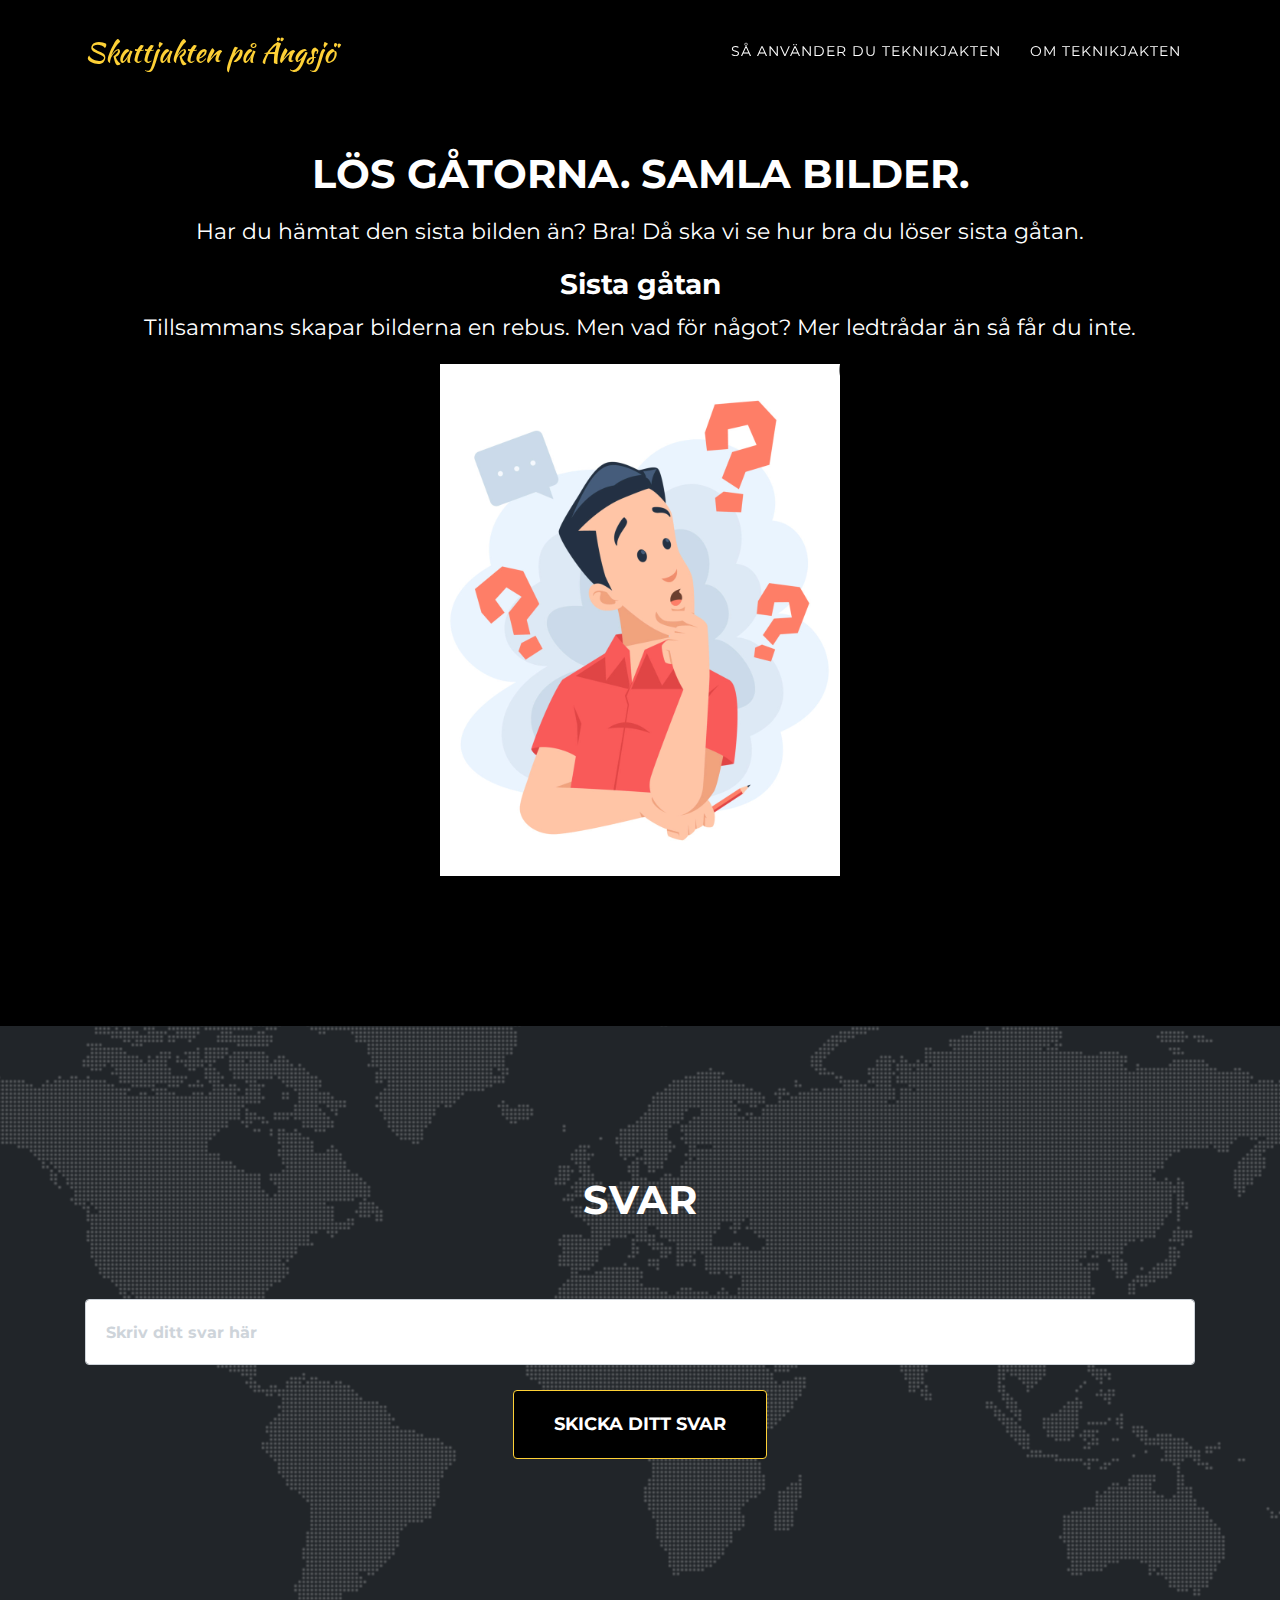
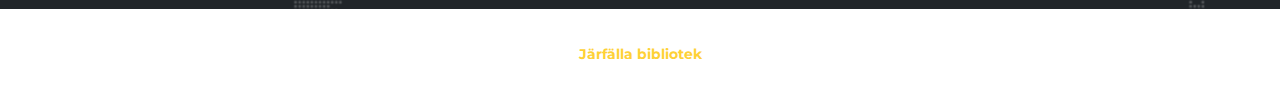
<file: 6.html>
<!--
SKAPA EN EGEN MALLSIDA FÖR UPPDRAG
==========================================================
Nu blir det lite repetition. Den sida hu hintills arbetet med 
introducerade jakten och hade därför lite speciellt innehåll.

Målet med den sida du arbetar med just nu är att skapa en
mall som du sedan kan kopiera till så många uppdrag du behöver.
Du behöver sedan ändra ett saker på varje sida.

1. Beskrivningen av uppdraget.
2. Uppgiftens nummer
3. Vad det rätta svaret är
4. Vilken sida som skall laddas om man svarar rätt.
-->

<!DOCTYPE html>
<html lang="sv">
  <head>
    <meta http-equiv="Content-Type" content="text/html; charset=UTF-8">
    <meta name="viewport" content="width=device-width, initial-scale=1, shrink-to-fit=no">
    <meta name="description" content="">
    <meta name="author" content="">

  <!--
  # Genom att ändra denna informationen nedan kan du ge jakten ett eget namn
  # EX: <title>Ett helt eget namn</title>
  # Informationen visas inte någonstans på webbsidan utan ändrar det namn som 
  # webbsidans flik/tabb har då du du surfar till sidan.
  # 
  -->
    <title>Järfälla bibliotek</title>

  <!--Filer som berättar hur sidan skall se ut laddas in. Här behöver vi inte ändra något-->
  
    <link href="vendor/bootstrap/css/bootstrap.min.css" rel="stylesheet">
    <link href="vendor/fontawesome-free/css/all.min.css" rel="stylesheet" type="text/css">
    <link href="https://fonts.googleapis.com/css?family=Montserrat:400,700" rel="stylesheet" type="text/css">
    <link href='https://fonts.googleapis.com/css?family=Kaushan+Script' rel='stylesheet' type='text/css'>
    <link href='https://fonts.googleapis.com/css?family=Droid+Serif:400,700,400italic,700italic' rel='stylesheet' type='text/css'>
    <link href='https://fonts.googleapis.com/css?family=Roboto+Slab:400,100,300,700' rel='stylesheet' type='text/css'>
    <link href="css/agency.min.css" rel="stylesheet">
    <link href="css/style.css" rel="stylesheet">
  </head>


  <body id="page-top">
  <!-- Denna del av koden berättar vad menyn skall innehålla -->
    <nav class="navbar navbar-expand-lg navbar-dark fixed-top" id="mainNav">
      <div class="container">
        <a class="navbar-brand js-scroll-trigger" href="#page-top">Skattjakten på Ängsjö</a>

        <button class="navbar-toggler navbar-toggler-right" type="button" data-toggle="collapse" data-target="#navbarResponsive" aria-controls="navbarResponsive" aria-expanded="false" aria-label="Toggle navigation">
          Menu
          <i class="fas fa-bars"></i>
        </button>
        <div class="collapse navbar-collapse" id="navbarResponsive">
          <ul class="navbar-nav text-uppercase ml-auto">
            <li class="nav-item">
              <a class="nav-link js-scroll-trigger" href="http://www.itbib.se/teknikjakten/om.html">Så använder du
             teknikjakten</a>
            </li> 
            <li class="nav-item">
              <a class="nav-link js-scroll-trigger" href="http://www.itbib.se/teknikjakten/om.html">Om teknikjakten</a>
            </li> 

          </ul>
        </div>
      </div>
    </nav>

    <!--SLUT PÅ DELEN SOM BESKRIVER MENYN LÄNGST UPP-->

    <!-- DELEN SOM BESKRIVER FÖRSTA UPPDRAGET STARTAR -->
    <section id="services">
      <div class="container">
        <div class="row">
          <div class="col-lg-12 text-center">
            <!--Sidans största rubrik-->
            <h2 class="section-heading text-uppercase">Lös gåtorna. Samla bilder.</h2>

            <!--Bakgrunds information-->
            <h3></h3>

            <!--Eventuellt återkoppling gällande det tidigare uppdraget-->
            <p> 
            Har du hämtat den sista bilden än? Bra! Då ska vi se hur bra du löser sista gåtan. 
            </p>

            <!--Uppgiftens nummer-->
            <h3>Sista gåtan</h3>
            <!--Vilket är uppdraget?-->
            <p>
              Tillsammans skapar bilderna en rebus. Men vad för något? Mer ledtrådar än så får du inte. 

            <!--Ibland kanske du vill lägga till en bild i beskrivningen.
            I så fall läger du in bilden i katalogen img.
            Du lägger sedan in följande kod för att berätta att en bild skall visas.
            Men ersätter bildensnamn med det namn din bild och det filformat din bild har.

            EX:
            <img src="./img/bildensnamn.filformat">
            T.ex: <img src="./img/coolbild.jpeg">
            -->
            </p><img src="./img/confused.PNG">
          </div>
        </div>
      </div>
    </section>

 
<!-- DELEN DÄR MAN MATAR IN SITT SVAR STARTAR -->
    <section id="contact">
      <div class="container">
        <div class="row">
          <div class="col-lg-12 text-center">
            <h2 class="section-heading text-uppercase">Svar</h2>
            <h3 class="section-subheading text-muted"></h3>
          </div>
        </div>
        <div class="row">
          <div class="col-lg-12">

      <!--VILKEN SIDA SKALL LADDAS OM MAN SKRIVIT IN RÄTT SVAR
      Du behöver här berätta vilken sida som skall laddas om man löser uppdraget.
      Just nu är det sidan som heter 2.html som skall laddas.
      Om vi istället skulle arbeta med uppdrag 2 just så och ändra i filen 2.html skulle vi då alltså
      istället låta det stå 3.html eftersom det då är den sidan som borde laddas.
      Om detta är sista uppdraget i din jakt skriver du in klar.html

      Vi kan fortsätta på detta viset och lägga till nya sidor tills dess att vi skapat
      så många uppdrag vi vill.
      -->
            <form id="contactForm" name="sentMessage" novalidate="novalidate" 
            action="./klar.html" 
            onsubmit="return validateForm()" autocomplete="off">
              <div class="row">
                <div class="col-md-12">
                  <div class="form-group">
                    <input class="form-control" id="answer" type="text" placeholder="Skriv ditt svar här" required="required" data-validation-required-message="Rutan får inte vara tom">
                    <p class="help-block text-danger"></p>
                  </div>
                  
                <div class="col-lg-12 text-center">
                  <div id="success"></div>
                  <button id="sendMessageButton" class="btn btn-primary btn-xl text-uppercase" type="submit">Skicka ditt svar</button>
                </div>
              </div>
            
          </div></form>
        </div>
      </div>
    </div></section>

    <!-- DENNA DEL BESKRIVER INFORMATIONEN SOM VISAS LÄNGST NER PÅ SIDAN -->
    <footer>
      <div class="container">
        <div class="row">
          <div class="col-md-12">
            <span class="copyright">
              <a href="" style="font-weight: bold">
                  Järfälla bibliotek
              </a>
            </span>
          </div>
          
        </div>
      </div>
    </footer>

    <!-- Filer som denna mall använder läses in -->
    <script src="vendor/jquery/jquery.min.js"></script>
    <script src="vendor/bootstrap/js/bootstrap.bundle.min.js"></script>
    <script src="vendor/jquery-easing/jquery.easing.min.js"></script>
    <script src="js/agency.min.js"></script>
    <script src="js/agency.min.js"></script>

    <!--I DENNA DEL BERÄTTAR DU VAD SOM ÄR RÄTT SVAR-->
    <script>
    function validateForm() {

      //Det använder skriver i rutan hämtas in och sparas i en variabel som heter answer.
      var answer = document.forms["contactForm"]["answer"].value.toLowerCase();
      
      /*Genom att ändra det som står mellan dessa tecken "" kan du välja vad som är rätt svar 
      Viktigt! Skriv svaret med små bokstäver.

      EX: if (answer == "mittsvar")

      Om man nu skriver in mittsvar i rutan kommer man vidare.
      
      Finns det fler än ett rätt svar? 

      Genom att lägga till följande tecken || (markera texten och kopiera 
      eller tryck alt-gr samtidigt som du trycker på tangenten till höger om shift)
      så kan du lägga till fler alternativ som är rätt.

      EX: Med två räta svar

       if (answer == "svar1" || answer == "svar2" )
      
      EX: Med tre rätta svar

      if (answer == "svar1" || answer == "svar2" answer == "svar3" )

      */

      if (answer == "filmen mamma mia" || answer == ”mamma mia”) {
          return true;
      }else{
        document.getElementById("answer").value ="";
        document.getElementById("answer").setAttribute("placeholder","Det var tyvärr fel svar, försök igen!");
        return false;
      }
    }
  </script>

  <!--GRATTIS Du har nu gjort uppdrag nummer två!
  Du har nu skapat en mall för en uppdragssida att utgå från.
  Vill du t.ex. skapa en teknikjakt med kan du kopiera 
  dokument och döpa kopian till 3.html. Du kan sedan upprepa samma tillvägagångssätt
  fler gånger och du vill skapa en jakt med fler uppdrag.

  3.html

  Du går sedan igenom dessa kopior på samma vis som detta dokument.


  Så avslutar du jakten.

  Du avslutar jakten genom att säga att man skall hamna på sidan
  klar.html om man skriver in rätt svar.

  EX: 
            action="./klar.html" 

  Du hittar fler instruktioner här ovan under delen som heter
  VILKEN SIDA SKALL LADDAS OM SKRIVIT IN RÄTT SVAR
  -->
</body>
</html>
</file>
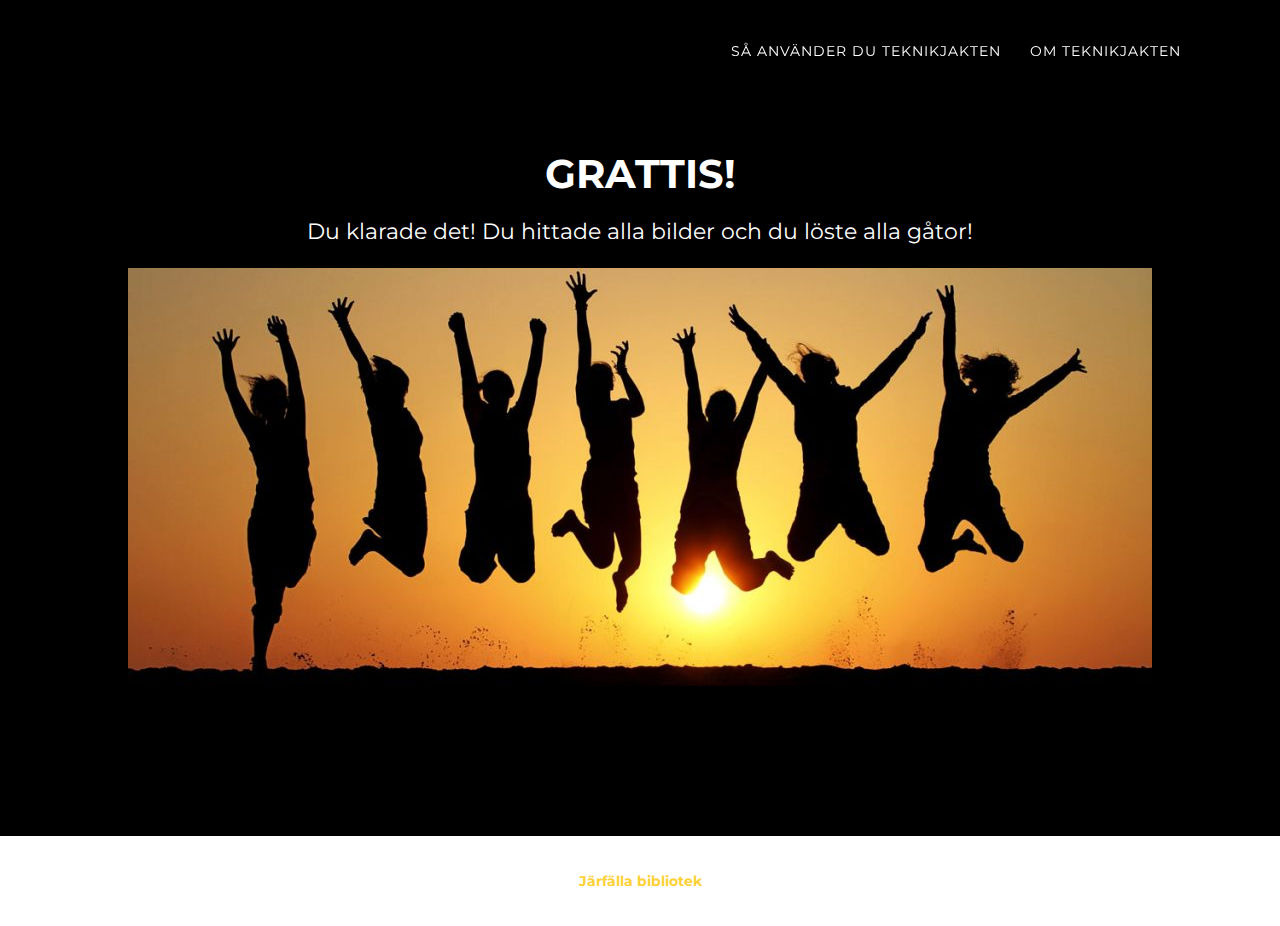
<file: klar.html>
﻿<!DOCTYPE html>
<!--
AVSLUTA DIN TEKNIKJAKT
==========================================================
Nu blir det också repetition. Vissa delar behöver du fylla i igen.
Du kommer sedan att få skriva in den text som visas då deltagaren klarat jakten.
-->
<html lang="sv">
  <head>
    <meta charset="utf-8">
    <meta name="viewport" content="width=device-width, initial-scale=1, shrink-to-fit=no">
    <meta name="description" content="">
    <meta name="author" content="">

    <!--
    # Genom att ändra denna informationen nedan kan du ge jakten ett eget namn
    # EX: <title>Ett helt eget namn</title>
    # Informationen visas inte någonstans på webbsidan utan ändrar det namn som 
    # webbsidans flik/tabb har då du du surfar till sidan.
    # 
    -->
    <title>Järfälla bibliotek</title>

  <!--Filer som berättar hur sidan skall se ut laddas in. Här behöver vi inte ändra något-->
  
    <link href="vendor/bootstrap/css/bootstrap.min.css" rel="stylesheet">
    <link href="vendor/fontawesome-free/css/all.min.css" rel="stylesheet" type="text/css">
    <link href="https://fonts.googleapis.com/css?family=Montserrat:400,700" rel="stylesheet" type="text/css">
    <link href='https://fonts.googleapis.com/css?family=Kaushan+Script' rel='stylesheet' type='text/css'>
    <link href='https://fonts.googleapis.com/css?family=Droid+Serif:400,700,400italic,700italic' rel='stylesheet' type='text/css'>
    <link href='https://fonts.googleapis.com/css?family=Roboto+Slab:400,100,300,700' rel='stylesheet' type='text/css'>
    <link href="css/agency.min.css" rel="stylesheet">
    <link href="css/style.css" rel="stylesheet">
  </head>


  <body id="page-top">
  <!-- Denna del av koden berättar vad menyn skall innehålla -->
    <nav class="navbar navbar-expand-lg navbar-dark fixed-top" id="mainNav">
      <div class="container">
        <a class="navbar-brand js-scroll-trigger" href="#page-top"></a>
        <button class="navbar-toggler navbar-toggler-right" type="button" data-toggle="collapse" data-target="#navbarResponsive" aria-controls="navbarResponsive" aria-expanded="false" aria-label="Toggle navigation">
          Menu
          <i class="fas fa-bars"></i>
        </button>
        <div class="collapse navbar-collapse" id="navbarResponsive">
          <ul class="navbar-nav text-uppercase ml-auto">
            <li class="nav-item">
              <a class="nav-link js-scroll-trigger" href="http://www.itbib.se/teknikjakten/om.html">Så använder du
             teknikjakten</a>
            </li> 
            <li class="nav-item">
              <a class="nav-link js-scroll-trigger" href="http://www.itbib.se/teknikjakten/om.html">Om teknikjakten</a>
            </li> 

          </ul>
        </div>
      </div>
    </nav>

    <!--SLUT PÅ DELEN SOM BESKRIVER MENYN LÄNGST UPP-->
    
    <!--HÄR SKRIVER DU IN TEXTEN SOM VISAS NÄR DELTAGAREN HAR KLARAT JAKTEN-->
    <section id="services">
      <div class="container">
        <div class="row">
          <div class="col-lg-12 text-center">
            <h2 class="section-heading text-uppercase">Grattis!</h2>

            <p>
            Du klarade det! Du hittade alla bilder och du löste alla gåtor!  

            

            
            </p><img src="./img/fira.jpg">
          </div>
        </div>
      </div>
    </section>

        <!-- Footer -->
    <footer>
      <div class="container">
        <div class="row">
          <div class="col-md-12">
            <span class="copyright">
              <a href="" style="font-weight: bold">
                  Järfälla bibliotek
              </a>
            </span>
          </div>
          
        </div>
      </div>
    </footer>



    <script src="vendor/jquery/jquery.min.js"></script>
    <script src="vendor/bootstrap/js/bootstrap.bundle.min.js"></script>
    <script src="vendor/jquery-easing/jquery.easing.min.js"></script>
    <script src="js/agency.min.js"></script>
    <script src="js/agency.min.js"></script>

  </body>

</html>
</file>
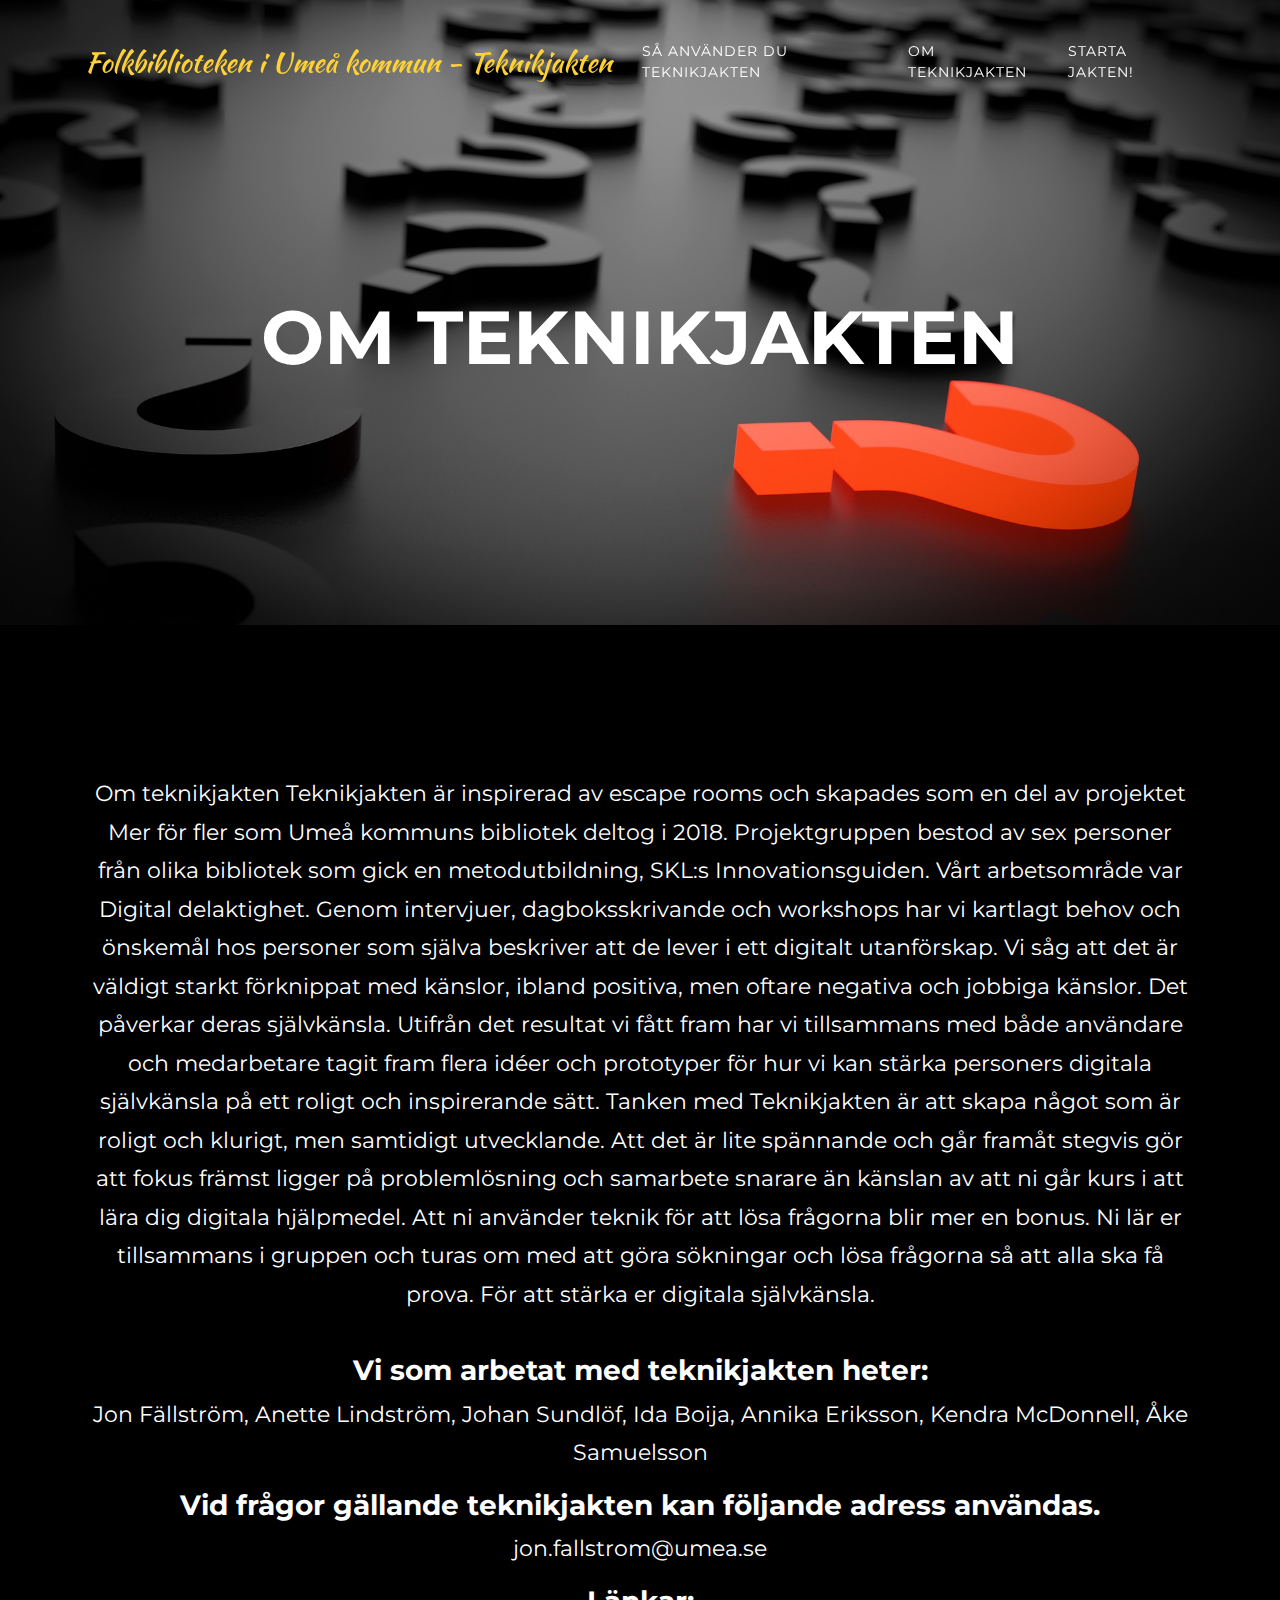
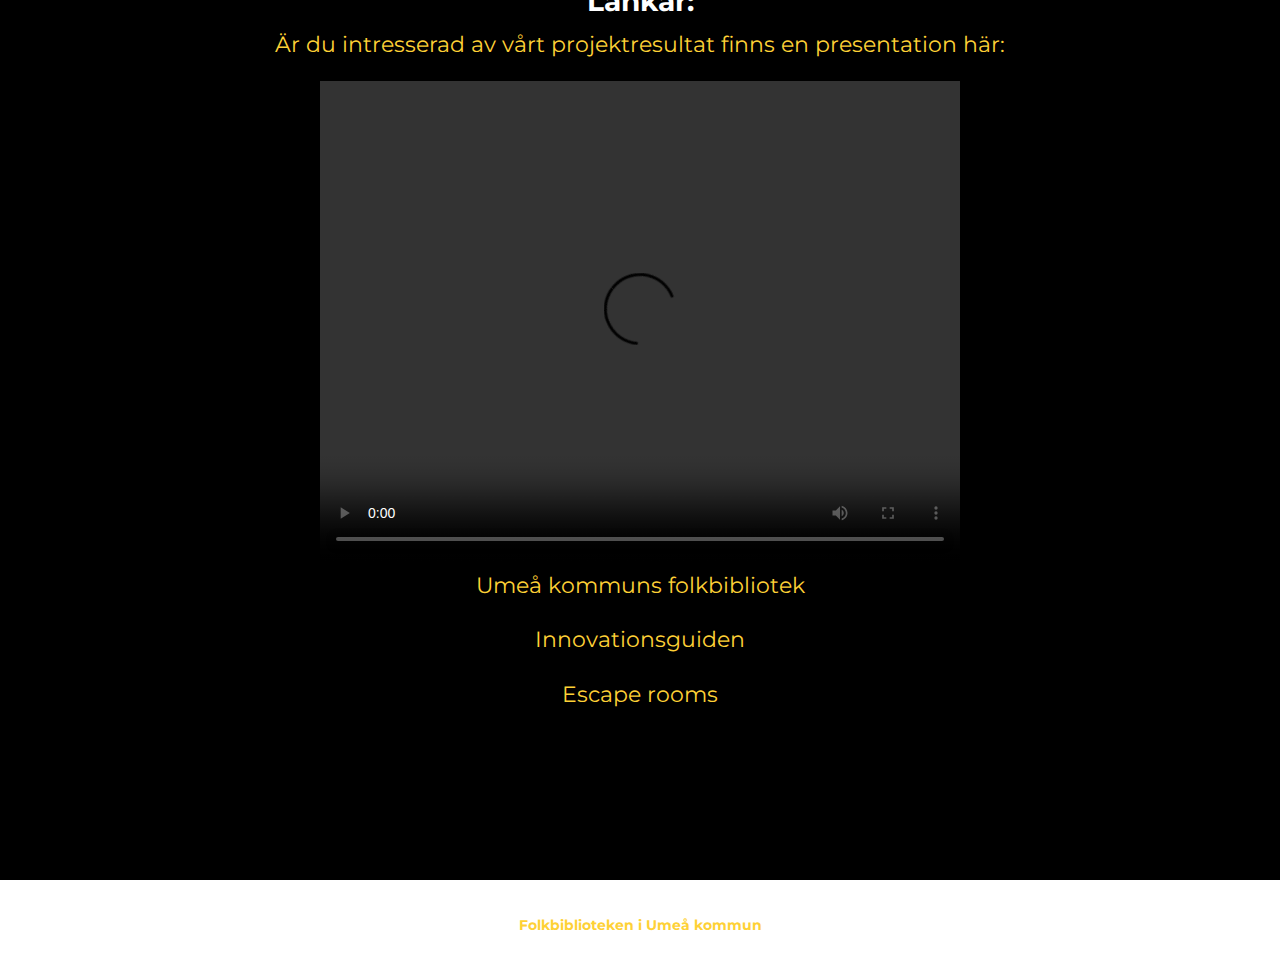
<file: omoss.html>
<!DOCTYPE html>
<html lang="sv">

  <head>

    <meta charset="utf-8">
    <meta name="viewport" content="width=device-width, initial-scale=1, shrink-to-fit=no">
    <meta name="description" content="">
    <meta name="author" content="">

    <title>Teknikjakten</title>

    <!-- Bootstrap core CSS -->
    <link href="vendor/bootstrap/css/bootstrap.min.css" rel="stylesheet">

    <!-- Custom fonts for this template -->
    <link href="vendor/fontawesome-free/css/all.min.css" rel="stylesheet" type="text/css">
    <link href="https://fonts.googleapis.com/css?family=Montserrat:400,700" rel="stylesheet" type="text/css">
    <link href='https://fonts.googleapis.com/css?family=Kaushan+Script' rel='stylesheet' type='text/css'>
    <link href='https://fonts.googleapis.com/css?family=Droid+Serif:400,700,400italic,700italic' rel='stylesheet' type='text/css'>
    <link href='https://fonts.googleapis.com/css?family=Roboto+Slab:400,100,300,700' rel='stylesheet' type='text/css'>

    <!-- Custom styles for this template -->
    <link href="css/agency.min.css" rel="stylesheet">
    <!--User stylesheet-->
    <link href="css/style.css" rel="stylesheet">

  </head>

  <script>

  function validateForm() {
    var x = document.forms["contactForm"]["answer"].value;
    x = x.toUpperCase();

    if (x == "SÄPO") {
        return true;
    }else{
      document.getElementById("answer").value ="";
      document.getElementById("answer").setAttribute("placeholder","Det var tyvärr fel svar, försök igen!");
      return false;
    }
  }

  </script>

  <body id="page-top">

    <!-- Navigation -->
    <nav class="navbar navbar-expand-lg navbar-dark fixed-top" id="mainNav">
      <div class="container">
        <a class="navbar-brand js-scroll-trigger" href="#page-top">Folkbiblioteken i Umeå kommun - Teknikjakten</a>
        <button class="navbar-toggler navbar-toggler-right" type="button" data-toggle="collapse" data-target="#navbarResponsive" aria-controls="navbarResponsive" aria-expanded="false" aria-label="Toggle navigation">
          Menu
          <i class="fas fa-bars"></i>
        </button>
        <div class="collapse navbar-collapse" id="navbarResponsive">
          <ul class="navbar-nav text-uppercase ml-auto">
            <li class="nav-item">
              <a class="nav-link js-scroll-trigger" href="./om.html">Så använder du
             teknikjakten</a>
            </li>
            <li class="nav-item">
              <a class="nav-link js-scroll-trigger" href="./omoss.html">Om teknikjakten</a>
            </li> 
            <li class="nav-item">
              <a class="nav-link js-scroll-trigger" href="./index.html">Starta jakten!</a>
            </li> 

  
          </ul>
        </div>
      </div>
    </nav>

    <!-- Header -->
    <header class="masthead">
      <div class="container">
        <div class="intro-text">
        <div class="intro-heading text-uppercase">Om Teknikjakten</div>
         
      </div>
    </header>
    
    <!-- Part 1 -->
    <section id="services">
      <div class="container">
        <div class="row">
          <div class="col-lg-12 text-center">

          <p>
            Om teknikjakten
            Teknikjakten är inspirerad av escape rooms och skapades som en del av projektet Mer för fler som Umeå kommuns bibliotek deltog i 2018. Projektgruppen bestod av sex personer från olika bibliotek som gick en metodutbildning, SKL:s Innovationsguiden. Vårt arbetsområde var Digital delaktighet.
            Genom intervjuer, dagboksskrivande och workshops har vi kartlagt behov och önskemål hos personer som själva beskriver att de lever i ett digitalt utanförskap. Vi såg att det är väldigt starkt förknippat med känslor, ibland positiva, men oftare negativa och jobbiga känslor. Det påverkar deras självkänsla.
            Utifrån det resultat vi fått fram har vi tillsammans med både användare och medarbetare tagit fram flera idéer och prototyper för hur vi kan stärka personers digitala självkänsla på ett roligt och inspirerande sätt.
            Tanken med Teknikjakten är att skapa något som är roligt och klurigt, men samtidigt utvecklande. Att det är lite spännande och går framåt stegvis gör att fokus främst ligger på problemlösning och samarbete snarare än känslan av att ni går kurs i att lära dig digitala hjälpmedel. 
            Att ni använder teknik för att lösa frågorna blir mer en bonus. Ni lär er tillsammans i gruppen och turas om med att göra sökningar och lösa frågorna så att alla ska få prova. För att stärka er digitala självkänsla.
          </p>
          <br />

          <h3>Vi som arbetat med teknikjakten heter:</h3>
          <p>Jon Fällström, Anette Lindström, Johan Sundlöf, Ida Boija, Annika Eriksson, Kendra McDonnell, Åke Samuelsson

          <h3>Vid frågor gällande teknikjakten kan följande adress användas.</h3>
         <p>jon.fallstrom@umea.se</p>

          






          <h3>Länkar:</h3>

          <p>
          <a href="https://www.dropbox.com/sh/c76x6hvlncchc6c/AAD6TPsBvyo_CyGC1xyCT3v0a/Mer_for_fler%20OMG%203/WS%203/Presentationer/FILM%20Mer%20f%C3%B6r%20fler%20-%20Digital%20delaktighet%20Ume%C3%A5.mp4?dl=0&raw=1">Är du intresserad av vårt projektresultat finns en presentation här:</a>
          </p>
          <video width="640" height="480" controls>
            <source src="https://www.dropbox.com/sh/c76x6hvlncchc6c/AAD6TPsBvyo_CyGC1xyCT3v0a/Mer_for_fler%20OMG%203/WS%203/Presentationer/FILM%20Mer%20f%C3%B6r%20fler%20-%20Digital%20delaktighet%20Ume%C3%A5.mp4?dl=0&raw=1" type="video/mp4">
            Your browser does not support the video tag.
        </video>

        <p>
        <a href="http://www.umea.se/umeakommun/kulturochfritid/bibliotek.4.4ad27aa912e4d856fb180001056.html">Umeå kommuns folkbibliotek </a>
        </p>

        
        <p>
        <a href="http://innovationsguiden.se/">Innovationsguiden</a>
        </p>

          <p>
        <a href="https://en.wikipedia.org/wiki/Escape_room">Escape rooms</a>
        </p>



        



          
              

          </div>
        </div>
      </div>
    </section>
   


    <!-- Footer -->
    <footer>
      <div class="container">
        <div class="row">
          <div class="col-md-12">
            <span class="copyright">
              <a href="http://www.umea.se/umeakommun/kulturochfritid/bibliotek.4.4ad27aa912e4d856fb180001056.html" style="font-weight: bold">
                  Folkbiblioteken i Umeå kommun
              </a>
            </span>
          </div>
          
        </div>
      </div>
    </footer>



    <!-- Bootstrap core JavaScript -->
    <script src="vendor/jquery/jquery.min.js"></script>
    <script src="vendor/bootstrap/js/bootstrap.bundle.min.js"></script>

    <!-- Plugin JavaScript -->
    <script src="vendor/jquery-easing/jquery.easing.min.js"></script>

    <!-- Contact form JavaScript 
    <script src="js/jqBootstrapValidation.js"></script>
    <script src="js/contact_me.js"></script>
    -->

    <!-- Custom scripts for this template -->
    <script src="js/agency.min.js"></script>
    <script src="js/agency.min.js"></script>


  </body>

</html>
</file>
<file: css/style.css>
.btn-primary{
	background-color: black;
}

#services{
	background-color: black;
	color: white;
}

p{
	font-family: 'Montserrat', sans-serif;
	font-size: 22px;
}

#services img{
	max-width: 100%;
}

header.masthead {
    background-image: url("../img/frågetecken.jpg");
}
</file>
<file: vendor/fontawesome-free/css/all.min.css>
/*!
 * Font Awesome Free 5.3.1 by @fontawesome - https://fontawesome.com
 * License - https://fontawesome.com/license/free (Icons: CC BY 4.0, Fonts: SIL OFL 1.1, Code: MIT License)
 */
.fa,.fab,.fal,.far,.fas{-moz-osx-font-smoothing:grayscale;-webkit-font-smoothing:antialiased;display:inline-block;font-style:normal;font-variant:normal;text-rendering:auto;line-height:1}.fa-lg{font-size:1.33333em;line-height:.75em;vertical-align:-.0667em}.fa-xs{font-size:.75em}.fa-sm{font-size:.875em}.fa-1x{font-size:1em}.fa-2x{font-size:2em}.fa-3x{font-size:3em}.fa-4x{font-size:4em}.fa-5x{font-size:5em}.fa-6x{font-size:6em}.fa-7x{font-size:7em}.fa-8x{font-size:8em}.fa-9x{font-size:9em}.fa-10x{font-size:10em}.fa-fw{text-align:center;width:1.25em}.fa-ul{list-style-type:none;margin-left:2.5em;padding-left:0}.fa-ul>li{position:relative}.fa-li{left:-2em;position:absolute;text-align:center;width:2em;line-height:inherit}.fa-border{border:.08em solid #eee;border-radius:.1em;padding:.2em .25em .15em}.fa-pull-left{float:left}.fa-pull-right{float:right}.fa.fa-pull-left,.fab.fa-pull-left,.fal.fa-pull-left,.far.fa-pull-left,.fas.fa-pull-left{margin-right:.3em}.fa.fa-pull-right,.fab.fa-pull-right,.fal.fa-pull-right,.far.fa-pull-right,.fas.fa-pull-right{margin-left:.3em}.fa-spin{animation:fa-spin 2s infinite linear}.fa-pulse{animation:fa-spin 1s infinite steps(8)}@keyframes fa-spin{0%{transform:rotate(0deg)}to{transform:rotate(1turn)}}.fa-rotate-90{-ms-filter:"progid:DXImageTransform.Microsoft.BasicImage(rotation=1)";transform:rotate(90deg)}.fa-rotate-180{-ms-filter:"progid:DXImageTransform.Microsoft.BasicImage(rotation=2)";transform:rotate(180deg)}.fa-rotate-270{-ms-filter:"progid:DXImageTransform.Microsoft.BasicImage(rotation=3)";transform:rotate(270deg)}.fa-flip-horizontal{-ms-filter:"progid:DXImageTransform.Microsoft.BasicImage(rotation=0, mirror=1)";transform:scaleX(-1)}.fa-flip-vertical{transform:scaleY(-1)}.fa-flip-horizontal.fa-flip-vertical,.fa-flip-vertical{-ms-filter:"progid:DXImageTransform.Microsoft.BasicImage(rotation=2, mirror=1)"}.fa-flip-horizontal.fa-flip-vertical{transform:scale(-1)}:root .fa-flip-horizontal,:root .fa-flip-vertical,:root .fa-rotate-90,:root .fa-rotate-180,:root .fa-rotate-270{-webkit-filter:none;filter:none}.fa-stack{display:inline-block;height:2em;line-height:2em;position:relative;vertical-align:middle;width:2em}.fa-stack-1x,.fa-stack-2x{left:0;position:absolute;text-align:center;width:100%}.fa-stack-1x{line-height:inherit}.fa-stack-2x{font-size:2em}.fa-inverse{color:#fff}.fa-500px:before{content:"\f26e"}.fa-accessible-icon:before{content:"\f368"}.fa-accusoft:before{content:"\f369"}.fa-ad:before{content:"\f641"}.fa-address-book:before{content:"\f2b9"}.fa-address-card:before{content:"\f2bb"}.fa-adjust:before{content:"\f042"}.fa-adn:before{content:"\f170"}.fa-adversal:before{content:"\f36a"}.fa-affiliatetheme:before{content:"\f36b"}.fa-air-freshener:before{content:"\f5d0"}.fa-algolia:before{content:"\f36c"}.fa-align-center:before{content:"\f037"}.fa-align-justify:before{content:"\f039"}.fa-align-left:before{content:"\f036"}.fa-align-right:before{content:"\f038"}.fa-alipay:before{content:"\f642"}.fa-allergies:before{content:"\f461"}.fa-amazon:before{content:"\f270"}.fa-amazon-pay:before{content:"\f42c"}.fa-ambulance:before{content:"\f0f9"}.fa-american-sign-language-interpreting:before{content:"\f2a3"}.fa-amilia:before{content:"\f36d"}.fa-anchor:before{content:"\f13d"}.fa-android:before{content:"\f17b"}.fa-angellist:before{content:"\f209"}.fa-angle-double-down:before{content:"\f103"}.fa-angle-double-left:before{content:"\f100"}.fa-angle-double-right:before{content:"\f101"}.fa-angle-double-up:before{content:"\f102"}.fa-angle-down:before{content:"\f107"}.fa-angle-left:before{content:"\f104"}.fa-angle-right:before{content:"\f105"}.fa-angle-up:before{content:"\f106"}.fa-angry:before{content:"\f556"}.fa-angrycreative:before{content:"\f36e"}.fa-angular:before{content:"\f420"}.fa-ankh:before{content:"\f644"}.fa-app-store:before{content:"\f36f"}.fa-app-store-ios:before{content:"\f370"}.fa-apper:before{content:"\f371"}.fa-apple:before{content:"\f179"}.fa-apple-alt:before{content:"\f5d1"}.fa-apple-pay:before{content:"\f415"}.fa-archive:before{content:"\f187"}.fa-archway:before{content:"\f557"}.fa-arrow-alt-circle-down:before{content:"\f358"}.fa-arrow-alt-circle-left:before{content:"\f359"}.fa-arrow-alt-circle-right:before{content:"\f35a"}.fa-arrow-alt-circle-up:before{content:"\f35b"}.fa-arrow-circle-down:before{content:"\f0ab"}.fa-arrow-circle-left:before{content:"\f0a8"}.fa-arrow-circle-right:before{content:"\f0a9"}.fa-arrow-circle-up:before{content:"\f0aa"}.fa-arrow-down:before{content:"\f063"}.fa-arrow-left:before{content:"\f060"}.fa-arrow-right:before{content:"\f061"}.fa-arrow-up:before{content:"\f062"}.fa-arrows-alt:before{content:"\f0b2"}.fa-arrows-alt-h:before{content:"\f337"}.fa-arrows-alt-v:before{content:"\f338"}.fa-assistive-listening-systems:before{content:"\f2a2"}.fa-asterisk:before{content:"\f069"}.fa-asymmetrik:before{content:"\f372"}.fa-at:before{content:"\f1fa"}.fa-atlas:before{content:"\f558"}.fa-atom:before{content:"\f5d2"}.fa-audible:before{content:"\f373"}.fa-audio-description:before{content:"\f29e"}.fa-autoprefixer:before{content:"\f41c"}.fa-avianex:before{content:"\f374"}.fa-aviato:before{content:"\f421"}.fa-award:before{content:"\f559"}.fa-aws:before{content:"\f375"}.fa-backspace:before{content:"\f55a"}.fa-backward:before{content:"\f04a"}.fa-balance-scale:before{content:"\f24e"}.fa-ban:before{content:"\f05e"}.fa-band-aid:before{content:"\f462"}.fa-bandcamp:before{content:"\f2d5"}.fa-barcode:before{content:"\f02a"}.fa-bars:before{content:"\f0c9"}.fa-baseball-ball:before{content:"\f433"}.fa-basketball-ball:before{content:"\f434"}.fa-bath:before{content:"\f2cd"}.fa-battery-empty:before{content:"\f244"}.fa-battery-full:before{content:"\f240"}.fa-battery-half:before{content:"\f242"}.fa-battery-quarter:before{content:"\f243"}.fa-battery-three-quarters:before{content:"\f241"}.fa-bed:before{content:"\f236"}.fa-beer:before{content:"\f0fc"}.fa-behance:before{content:"\f1b4"}.fa-behance-square:before{content:"\f1b5"}.fa-bell:before{content:"\f0f3"}.fa-bell-slash:before{content:"\f1f6"}.fa-bezier-curve:before{content:"\f55b"}.fa-bible:before{content:"\f647"}.fa-bicycle:before{content:"\f206"}.fa-bimobject:before{content:"\f378"}.fa-binoculars:before{content:"\f1e5"}.fa-birthday-cake:before{content:"\f1fd"}.fa-bitbucket:before{content:"\f171"}.fa-bitcoin:before{content:"\f379"}.fa-bity:before{content:"\f37a"}.fa-black-tie:before{content:"\f27e"}.fa-blackberry:before{content:"\f37b"}.fa-blender:before{content:"\f517"}.fa-blind:before{content:"\f29d"}.fa-blogger:before{content:"\f37c"}.fa-blogger-b:before{content:"\f37d"}.fa-bluetooth:before{content:"\f293"}.fa-bluetooth-b:before{content:"\f294"}.fa-bold:before{content:"\f032"}.fa-bolt:before{content:"\f0e7"}.fa-bomb:before{content:"\f1e2"}.fa-bone:before{content:"\f5d7"}.fa-bong:before{content:"\f55c"}.fa-book:before{content:"\f02d"}.fa-book-open:before{content:"\f518"}.fa-book-reader:before{content:"\f5da"}.fa-bookmark:before{content:"\f02e"}.fa-bowling-ball:before{content:"\f436"}.fa-box:before{content:"\f466"}.fa-box-open:before{content:"\f49e"}.fa-boxes:before{content:"\f468"}.fa-braille:before{content:"\f2a1"}.fa-brain:before{content:"\f5dc"}.fa-briefcase:before{content:"\f0b1"}.fa-briefcase-medical:before{content:"\f469"}.fa-broadcast-tower:before{content:"\f519"}.fa-broom:before{content:"\f51a"}.fa-brush:before{content:"\f55d"}.fa-btc:before{content:"\f15a"}.fa-bug:before{content:"\f188"}.fa-building:before{content:"\f1ad"}.fa-bullhorn:before{content:"\f0a1"}.fa-bullseye:before{content:"\f140"}.fa-burn:before{content:"\f46a"}.fa-buromobelexperte:before{content:"\f37f"}.fa-bus:before{content:"\f207"}.fa-bus-alt:before{content:"\f55e"}.fa-business-time:before{content:"\f64a"}.fa-buysellads:before{content:"\f20d"}.fa-calculator:before{content:"\f1ec"}.fa-calendar:before{content:"\f133"}.fa-calendar-alt:before{content:"\f073"}.fa-calendar-check:before{content:"\f274"}.fa-calendar-minus:before{content:"\f272"}.fa-calendar-plus:before{content:"\f271"}.fa-calendar-times:before{content:"\f273"}.fa-camera:before{content:"\f030"}.fa-camera-retro:before{content:"\f083"}.fa-cannabis:before{content:"\f55f"}.fa-capsules:before{content:"\f46b"}.fa-car:before{content:"\f1b9"}.fa-car-alt:before{content:"\f5de"}.fa-car-battery:before{content:"\f5df"}.fa-car-crash:before{content:"\f5e1"}.fa-car-side:before{content:"\f5e4"}.fa-caret-down:before{content:"\f0d7"}.fa-caret-left:before{content:"\f0d9"}.fa-caret-right:before{content:"\f0da"}.fa-caret-square-down:before{content:"\f150"}.fa-caret-square-left:before{content:"\f191"}.fa-caret-square-right:before{content:"\f152"}.fa-caret-square-up:before{content:"\f151"}.fa-caret-up:before{content:"\f0d8"}.fa-cart-arrow-down:before{content:"\f218"}.fa-cart-plus:before{content:"\f217"}.fa-cc-amazon-pay:before{content:"\f42d"}.fa-cc-amex:before{content:"\f1f3"}.fa-cc-apple-pay:before{content:"\f416"}.fa-cc-diners-club:before{content:"\f24c"}.fa-cc-discover:before{content:"\f1f2"}.fa-cc-jcb:before{content:"\f24b"}.fa-cc-mastercard:before{content:"\f1f1"}.fa-cc-paypal:before{content:"\f1f4"}.fa-cc-stripe:before{content:"\f1f5"}.fa-cc-visa:before{content:"\f1f0"}.fa-centercode:before{content:"\f380"}.fa-certificate:before{content:"\f0a3"}.fa-chalkboard:before{content:"\f51b"}.fa-chalkboard-teacher:before{content:"\f51c"}.fa-charging-station:before{content:"\f5e7"}.fa-chart-area:before{content:"\f1fe"}.fa-chart-bar:before{content:"\f080"}.fa-chart-line:before{content:"\f201"}.fa-chart-pie:before{content:"\f200"}.fa-check:before{content:"\f00c"}.fa-check-circle:before{content:"\f058"}.fa-check-double:before{content:"\f560"}.fa-check-square:before{content:"\f14a"}.fa-chess:before{content:"\f439"}.fa-chess-bishop:before{content:"\f43a"}.fa-chess-board:before{content:"\f43c"}.fa-chess-king:before{content:"\f43f"}.fa-chess-knight:before{content:"\f441"}.fa-chess-pawn:before{content:"\f443"}.fa-chess-queen:before{content:"\f445"}.fa-chess-rook:before{content:"\f447"}.fa-chevron-circle-down:before{content:"\f13a"}.fa-chevron-circle-left:before{content:"\f137"}.fa-chevron-circle-right:before{content:"\f138"}.fa-chevron-circle-up:before{content:"\f139"}.fa-chevron-down:before{content:"\f078"}.fa-chevron-left:before{content:"\f053"}.fa-chevron-right:before{content:"\f054"}.fa-chevron-up:before{content:"\f077"}.fa-child:before{content:"\f1ae"}.fa-chrome:before{content:"\f268"}.fa-church:before{content:"\f51d"}.fa-circle:before{content:"\f111"}.fa-circle-notch:before{content:"\f1ce"}.fa-city:before{content:"\f64f"}.fa-clipboard:before{content:"\f328"}.fa-clipboard-check:before{content:"\f46c"}.fa-clipboard-list:before{content:"\f46d"}.fa-clock:before{content:"\f017"}.fa-clone:before{content:"\f24d"}.fa-closed-captioning:before{content:"\f20a"}.fa-cloud:before{content:"\f0c2"}.fa-cloud-download-alt:before{content:"\f381"}.fa-cloud-upload-alt:before{content:"\f382"}.fa-cloudscale:before{content:"\f383"}.fa-cloudsmith:before{content:"\f384"}.fa-cloudversify:before{content:"\f385"}.fa-cocktail:before{content:"\f561"}.fa-code:before{content:"\f121"}.fa-code-branch:before{content:"\f126"}.fa-codepen:before{content:"\f1cb"}.fa-codiepie:before{content:"\f284"}.fa-coffee:before{content:"\f0f4"}.fa-cog:before{content:"\f013"}.fa-cogs:before{content:"\f085"}.fa-coins:before{content:"\f51e"}.fa-columns:before{content:"\f0db"}.fa-comment:before{content:"\f075"}.fa-comment-alt:before{content:"\f27a"}.fa-comment-dollar:before{content:"\f651"}.fa-comment-dots:before{content:"\f4ad"}.fa-comment-slash:before{content:"\f4b3"}.fa-comments:before{content:"\f086"}.fa-comments-dollar:before{content:"\f653"}.fa-compact-disc:before{content:"\f51f"}.fa-compass:before{content:"\f14e"}.fa-compress:before{content:"\f066"}.fa-concierge-bell:before{content:"\f562"}.fa-connectdevelop:before{content:"\f20e"}.fa-contao:before{content:"\f26d"}.fa-cookie:before{content:"\f563"}.fa-cookie-bite:before{content:"\f564"}.fa-copy:before{content:"\f0c5"}.fa-copyright:before{content:"\f1f9"}.fa-couch:before{content:"\f4b8"}.fa-cpanel:before{content:"\f388"}.fa-creative-commons:before{content:"\f25e"}.fa-creative-commons-by:before{content:"\f4e7"}.fa-creative-commons-nc:before{content:"\f4e8"}.fa-creative-commons-nc-eu:before{content:"\f4e9"}.fa-creative-commons-nc-jp:before{content:"\f4ea"}.fa-creative-commons-nd:before{content:"\f4eb"}.fa-creative-commons-pd:before{content:"\f4ec"}.fa-creative-commons-pd-alt:before{content:"\f4ed"}.fa-creative-commons-remix:before{content:"\f4ee"}.fa-creative-commons-sa:before{content:"\f4ef"}.fa-creative-commons-sampling:before{content:"\f4f0"}.fa-creative-commons-sampling-plus:before{content:"\f4f1"}.fa-creative-commons-share:before{content:"\f4f2"}.fa-credit-card:before{content:"\f09d"}.fa-crop:before{content:"\f125"}.fa-crop-alt:before{content:"\f565"}.fa-cross:before{content:"\f654"}.fa-crosshairs:before{content:"\f05b"}.fa-crow:before{content:"\f520"}.fa-crown:before{content:"\f521"}.fa-css3:before{content:"\f13c"}.fa-css3-alt:before{content:"\f38b"}.fa-cube:before{content:"\f1b2"}.fa-cubes:before{content:"\f1b3"}.fa-cut:before{content:"\f0c4"}.fa-cuttlefish:before{content:"\f38c"}.fa-d-and-d:before{content:"\f38d"}.fa-dashcube:before{content:"\f210"}.fa-database:before{content:"\f1c0"}.fa-deaf:before{content:"\f2a4"}.fa-delicious:before{content:"\f1a5"}.fa-deploydog:before{content:"\f38e"}.fa-deskpro:before{content:"\f38f"}.fa-desktop:before{content:"\f108"}.fa-deviantart:before{content:"\f1bd"}.fa-dharmachakra:before{content:"\f655"}.fa-diagnoses:before{content:"\f470"}.fa-dice:before{content:"\f522"}.fa-dice-five:before{content:"\f523"}.fa-dice-four:before{content:"\f524"}.fa-dice-one:before{content:"\f525"}.fa-dice-six:before{content:"\f526"}.fa-dice-three:before{content:"\f527"}.fa-dice-two:before{content:"\f528"}.fa-digg:before{content:"\f1a6"}.fa-digital-ocean:before{content:"\f391"}.fa-digital-tachograph:before{content:"\f566"}.fa-directions:before{content:"\f5eb"}.fa-discord:before{content:"\f392"}.fa-discourse:before{content:"\f393"}.fa-divide:before{content:"\f529"}.fa-dizzy:before{content:"\f567"}.fa-dna:before{content:"\f471"}.fa-dochub:before{content:"\f394"}.fa-docker:before{content:"\f395"}.fa-dollar-sign:before{content:"\f155"}.fa-dolly:before{content:"\f472"}.fa-dolly-flatbed:before{content:"\f474"}.fa-donate:before{content:"\f4b9"}.fa-door-closed:before{content:"\f52a"}.fa-door-open:before{content:"\f52b"}.fa-dot-circle:before{content:"\f192"}.fa-dove:before{content:"\f4ba"}.fa-download:before{content:"\f019"}.fa-draft2digital:before{content:"\f396"}.fa-drafting-compass:before{content:"\f568"}.fa-draw-polygon:before{content:"\f5ee"}.fa-dribbble:before{content:"\f17d"}.fa-dribbble-square:before{content:"\f397"}.fa-dropbox:before{content:"\f16b"}.fa-drum:before{content:"\f569"}.fa-drum-steelpan:before{content:"\f56a"}.fa-drupal:before{content:"\f1a9"}.fa-dumbbell:before{content:"\f44b"}.fa-dyalog:before{content:"\f399"}.fa-earlybirds:before{content:"\f39a"}.fa-ebay:before{content:"\f4f4"}.fa-edge:before{content:"\f282"}.fa-edit:before{content:"\f044"}.fa-eject:before{content:"\f052"}.fa-elementor:before{content:"\f430"}.fa-ellipsis-h:before{content:"\f141"}.fa-ellipsis-v:before{content:"\f142"}.fa-ello:before{content:"\f5f1"}.fa-ember:before{content:"\f423"}.fa-empire:before{content:"\f1d1"}.fa-envelope:before{content:"\f0e0"}.fa-envelope-open:before{content:"\f2b6"}.fa-envelope-open-text:before{content:"\f658"}.fa-envelope-square:before{content:"\f199"}.fa-envira:before{content:"\f299"}.fa-equals:before{content:"\f52c"}.fa-eraser:before{content:"\f12d"}.fa-erlang:before{content:"\f39d"}.fa-ethereum:before{content:"\f42e"}.fa-etsy:before{content:"\f2d7"}.fa-euro-sign:before{content:"\f153"}.fa-exchange-alt:before{content:"\f362"}.fa-exclamation:before{content:"\f12a"}.fa-exclamation-circle:before{content:"\f06a"}.fa-exclamation-triangle:before{content:"\f071"}.fa-expand:before{content:"\f065"}.fa-expand-arrows-alt:before{content:"\f31e"}.fa-expeditedssl:before{content:"\f23e"}.fa-external-link-alt:before{content:"\f35d"}.fa-external-link-square-alt:before{content:"\f360"}.fa-eye:before{content:"\f06e"}.fa-eye-dropper:before{content:"\f1fb"}.fa-eye-slash:before{content:"\f070"}.fa-facebook:before{content:"\f09a"}.fa-facebook-f:before{content:"\f39e"}.fa-facebook-messenger:before{content:"\f39f"}.fa-facebook-square:before{content:"\f082"}.fa-fast-backward:before{content:"\f049"}.fa-fast-forward:before{content:"\f050"}.fa-fax:before{content:"\f1ac"}.fa-feather:before{content:"\f52d"}.fa-feather-alt:before{content:"\f56b"}.fa-female:before{content:"\f182"}.fa-fighter-jet:before{content:"\f0fb"}.fa-file:before{content:"\f15b"}.fa-file-alt:before{content:"\f15c"}.fa-file-archive:before{content:"\f1c6"}.fa-file-audio:before{content:"\f1c7"}.fa-file-code:before{content:"\f1c9"}.fa-file-contract:before{content:"\f56c"}.fa-file-download:before{content:"\f56d"}.fa-file-excel:before{content:"\f1c3"}.fa-file-export:before{content:"\f56e"}.fa-file-image:before{content:"\f1c5"}.fa-file-import:before{content:"\f56f"}.fa-file-invoice:before{content:"\f570"}.fa-file-invoice-dollar:before{content:"\f571"}.fa-file-medical:before{content:"\f477"}.fa-file-medical-alt:before{content:"\f478"}.fa-file-pdf:before{content:"\f1c1"}.fa-file-powerpoint:before{content:"\f1c4"}.fa-file-prescription:before{content:"\f572"}.fa-file-signature:before{content:"\f573"}.fa-file-upload:before{content:"\f574"}.fa-file-video:before{content:"\f1c8"}.fa-file-word:before{content:"\f1c2"}.fa-fill:before{content:"\f575"}.fa-fill-drip:before{content:"\f576"}.fa-film:before{content:"\f008"}.fa-filter:before{content:"\f0b0"}.fa-fingerprint:before{content:"\f577"}.fa-fire:before{content:"\f06d"}.fa-fire-extinguisher:before{content:"\f134"}.fa-firefox:before{content:"\f269"}.fa-first-aid:before{content:"\f479"}.fa-first-order:before{content:"\f2b0"}.fa-first-order-alt:before{content:"\f50a"}.fa-firstdraft:before{content:"\f3a1"}.fa-fish:before{content:"\f578"}.fa-flag:before{content:"\f024"}.fa-flag-checkered:before{content:"\f11e"}.fa-flask:before{content:"\f0c3"}.fa-flickr:before{content:"\f16e"}.fa-flipboard:before{content:"\f44d"}.fa-flushed:before{content:"\f579"}.fa-fly:before{content:"\f417"}.fa-folder:before{content:"\f07b"}.fa-folder-minus:before{content:"\f65d"}.fa-folder-open:before{content:"\f07c"}.fa-folder-plus:before{content:"\f65e"}.fa-font:before{content:"\f031"}.fa-font-awesome:before{content:"\f2b4"}.fa-font-awesome-alt:before{content:"\f35c"}.fa-font-awesome-flag:before{content:"\f425"}.fa-font-awesome-logo-full:before{content:"\f4e6"}.fa-fonticons:before{content:"\f280"}.fa-fonticons-fi:before{content:"\f3a2"}.fa-football-ball:before{content:"\f44e"}.fa-fort-awesome:before{content:"\f286"}.fa-fort-awesome-alt:before{content:"\f3a3"}.fa-forumbee:before{content:"\f211"}.fa-forward:before{content:"\f04e"}.fa-foursquare:before{content:"\f180"}.fa-free-code-camp:before{content:"\f2c5"}.fa-freebsd:before{content:"\f3a4"}.fa-frog:before{content:"\f52e"}.fa-frown:before{content:"\f119"}.fa-frown-open:before{content:"\f57a"}.fa-fulcrum:before{content:"\f50b"}.fa-funnel-dollar:before{content:"\f662"}.fa-futbol:before{content:"\f1e3"}.fa-galactic-republic:before{content:"\f50c"}.fa-galactic-senate:before{content:"\f50d"}.fa-gamepad:before{content:"\f11b"}.fa-gas-pump:before{content:"\f52f"}.fa-gavel:before{content:"\f0e3"}.fa-gem:before{content:"\f3a5"}.fa-genderless:before{content:"\f22d"}.fa-get-pocket:before{content:"\f265"}.fa-gg:before{content:"\f260"}.fa-gg-circle:before{content:"\f261"}.fa-gift:before{content:"\f06b"}.fa-git:before{content:"\f1d3"}.fa-git-square:before{content:"\f1d2"}.fa-github:before{content:"\f09b"}.fa-github-alt:before{content:"\f113"}.fa-github-square:before{content:"\f092"}.fa-gitkraken:before{content:"\f3a6"}.fa-gitlab:before{content:"\f296"}.fa-gitter:before{content:"\f426"}.fa-glass-martini:before{content:"\f000"}.fa-glass-martini-alt:before{content:"\f57b"}.fa-glasses:before{content:"\f530"}.fa-glide:before{content:"\f2a5"}.fa-glide-g:before{content:"\f2a6"}.fa-globe:before{content:"\f0ac"}.fa-globe-africa:before{content:"\f57c"}.fa-globe-americas:before{content:"\f57d"}.fa-globe-asia:before{content:"\f57e"}.fa-gofore:before{content:"\f3a7"}.fa-golf-ball:before{content:"\f450"}.fa-goodreads:before{content:"\f3a8"}.fa-goodreads-g:before{content:"\f3a9"}.fa-google:before{content:"\f1a0"}.fa-google-drive:before{content:"\f3aa"}.fa-google-play:before{content:"\f3ab"}.fa-google-plus:before{content:"\f2b3"}.fa-google-plus-g:before{content:"\f0d5"}.fa-google-plus-square:before{content:"\f0d4"}.fa-google-wallet:before{content:"\f1ee"}.fa-gopuram:before{content:"\f664"}.fa-graduation-cap:before{content:"\f19d"}.fa-gratipay:before{content:"\f184"}.fa-grav:before{content:"\f2d6"}.fa-greater-than:before{content:"\f531"}.fa-greater-than-equal:before{content:"\f532"}.fa-grimace:before{content:"\f57f"}.fa-grin:before{content:"\f580"}.fa-grin-alt:before{content:"\f581"}.fa-grin-beam:before{content:"\f582"}.fa-grin-beam-sweat:before{content:"\f583"}.fa-grin-hearts:before{content:"\f584"}.fa-grin-squint:before{content:"\f585"}.fa-grin-squint-tears:before{content:"\f586"}.fa-grin-stars:before{content:"\f587"}.fa-grin-tears:before{content:"\f588"}.fa-grin-tongue:before{content:"\f589"}.fa-grin-tongue-squint:before{content:"\f58a"}.fa-grin-tongue-wink:before{content:"\f58b"}.fa-grin-wink:before{content:"\f58c"}.fa-grip-horizontal:before{content:"\f58d"}.fa-grip-vertical:before{content:"\f58e"}.fa-gripfire:before{content:"\f3ac"}.fa-grunt:before{content:"\f3ad"}.fa-gulp:before{content:"\f3ae"}.fa-h-square:before{content:"\f0fd"}.fa-hacker-news:before{content:"\f1d4"}.fa-hacker-news-square:before{content:"\f3af"}.fa-hackerrank:before{content:"\f5f7"}.fa-hamsa:before{content:"\f665"}.fa-hand-holding:before{content:"\f4bd"}.fa-hand-holding-heart:before{content:"\f4be"}.fa-hand-holding-usd:before{content:"\f4c0"}.fa-hand-lizard:before{content:"\f258"}.fa-hand-paper:before{content:"\f256"}.fa-hand-peace:before{content:"\f25b"}.fa-hand-point-down:before{content:"\f0a7"}.fa-hand-point-left:before{content:"\f0a5"}.fa-hand-point-right:before{content:"\f0a4"}.fa-hand-point-up:before{content:"\f0a6"}.fa-hand-pointer:before{content:"\f25a"}.fa-hand-rock:before{content:"\f255"}.fa-hand-scissors:before{content:"\f257"}.fa-hand-spock:before{content:"\f259"}.fa-hands:before{content:"\f4c2"}.fa-hands-helping:before{content:"\f4c4"}.fa-handshake:before{content:"\f2b5"}.fa-hashtag:before{content:"\f292"}.fa-haykal:before{content:"\f666"}.fa-hdd:before{content:"\f0a0"}.fa-heading:before{content:"\f1dc"}.fa-headphones:before{content:"\f025"}.fa-headphones-alt:before{content:"\f58f"}.fa-headset:before{content:"\f590"}.fa-heart:before{content:"\f004"}.fa-heartbeat:before{content:"\f21e"}.fa-helicopter:before{content:"\f533"}.fa-highlighter:before{content:"\f591"}.fa-hips:before{content:"\f452"}.fa-hire-a-helper:before{content:"\f3b0"}.fa-history:before{content:"\f1da"}.fa-hockey-puck:before{content:"\f453"}.fa-home:before{content:"\f015"}.fa-hooli:before{content:"\f427"}.fa-hornbill:before{content:"\f592"}.fa-hospital:before{content:"\f0f8"}.fa-hospital-alt:before{content:"\f47d"}.fa-hospital-symbol:before{content:"\f47e"}.fa-hot-tub:before{content:"\f593"}.fa-hotel:before{content:"\f594"}.fa-hotjar:before{content:"\f3b1"}.fa-hourglass:before{content:"\f254"}.fa-hourglass-end:before{content:"\f253"}.fa-hourglass-half:before{content:"\f252"}.fa-hourglass-start:before{content:"\f251"}.fa-houzz:before{content:"\f27c"}.fa-html5:before{content:"\f13b"}.fa-hubspot:before{content:"\f3b2"}.fa-i-cursor:before{content:"\f246"}.fa-id-badge:before{content:"\f2c1"}.fa-id-card:before{content:"\f2c2"}.fa-id-card-alt:before{content:"\f47f"}.fa-image:before{content:"\f03e"}.fa-images:before{content:"\f302"}.fa-imdb:before{content:"\f2d8"}.fa-inbox:before{content:"\f01c"}.fa-indent:before{content:"\f03c"}.fa-industry:before{content:"\f275"}.fa-infinity:before{content:"\f534"}.fa-info:before{content:"\f129"}.fa-info-circle:before{content:"\f05a"}.fa-instagram:before{content:"\f16d"}.fa-internet-explorer:before{content:"\f26b"}.fa-ioxhost:before{content:"\f208"}.fa-italic:before{content:"\f033"}.fa-itunes:before{content:"\f3b4"}.fa-itunes-note:before{content:"\f3b5"}.fa-java:before{content:"\f4e4"}.fa-jedi:before{content:"\f669"}.fa-jedi-order:before{content:"\f50e"}.fa-jenkins:before{content:"\f3b6"}.fa-joget:before{content:"\f3b7"}.fa-joint:before{content:"\f595"}.fa-joomla:before{content:"\f1aa"}.fa-journal-whills:before{content:"\f66a"}.fa-js:before{content:"\f3b8"}.fa-js-square:before{content:"\f3b9"}.fa-jsfiddle:before{content:"\f1cc"}.fa-kaaba:before{content:"\f66b"}.fa-kaggle:before{content:"\f5fa"}.fa-key:before{content:"\f084"}.fa-keybase:before{content:"\f4f5"}.fa-keyboard:before{content:"\f11c"}.fa-keycdn:before{content:"\f3ba"}.fa-khanda:before{content:"\f66d"}.fa-kickstarter:before{content:"\f3bb"}.fa-kickstarter-k:before{content:"\f3bc"}.fa-kiss:before{content:"\f596"}.fa-kiss-beam:before{content:"\f597"}.fa-kiss-wink-heart:before{content:"\f598"}.fa-kiwi-bird:before{content:"\f535"}.fa-korvue:before{content:"\f42f"}.fa-landmark:before{content:"\f66f"}.fa-language:before{content:"\f1ab"}.fa-laptop:before{content:"\f109"}.fa-laptop-code:before{content:"\f5fc"}.fa-laravel:before{content:"\f3bd"}.fa-lastfm:before{content:"\f202"}.fa-lastfm-square:before{content:"\f203"}.fa-laugh:before{content:"\f599"}.fa-laugh-beam:before{content:"\f59a"}.fa-laugh-squint:before{content:"\f59b"}.fa-laugh-wink:before{content:"\f59c"}.fa-layer-group:before{content:"\f5fd"}.fa-leaf:before{content:"\f06c"}.fa-leanpub:before{content:"\f212"}.fa-lemon:before{content:"\f094"}.fa-less:before{content:"\f41d"}.fa-less-than:before{content:"\f536"}.fa-less-than-equal:before{content:"\f537"}.fa-level-down-alt:before{content:"\f3be"}.fa-level-up-alt:before{content:"\f3bf"}.fa-life-ring:before{content:"\f1cd"}.fa-lightbulb:before{content:"\f0eb"}.fa-line:before{content:"\f3c0"}.fa-link:before{content:"\f0c1"}.fa-linkedin:before{content:"\f08c"}.fa-linkedin-in:before{content:"\f0e1"}.fa-linode:before{content:"\f2b8"}.fa-linux:before{content:"\f17c"}.fa-lira-sign:before{content:"\f195"}.fa-list:before{content:"\f03a"}.fa-list-alt:before{content:"\f022"}.fa-list-ol:before{content:"\f0cb"}.fa-list-ul:before{content:"\f0ca"}.fa-location-arrow:before{content:"\f124"}.fa-lock:before{content:"\f023"}.fa-lock-open:before{content:"\f3c1"}.fa-long-arrow-alt-down:before{content:"\f309"}.fa-long-arrow-alt-left:before{content:"\f30a"}.fa-long-arrow-alt-right:before{content:"\f30b"}.fa-long-arrow-alt-up:before{content:"\f30c"}.fa-low-vision:before{content:"\f2a8"}.fa-luggage-cart:before{content:"\f59d"}.fa-lyft:before{content:"\f3c3"}.fa-magento:before{content:"\f3c4"}.fa-magic:before{content:"\f0d0"}.fa-magnet:before{content:"\f076"}.fa-mail-bulk:before{content:"\f674"}.fa-mailchimp:before{content:"\f59e"}.fa-male:before{content:"\f183"}.fa-mandalorian:before{content:"\f50f"}.fa-map:before{content:"\f279"}.fa-map-marked:before{content:"\f59f"}.fa-map-marked-alt:before{content:"\f5a0"}.fa-map-marker:before{content:"\f041"}.fa-map-marker-alt:before{content:"\f3c5"}.fa-map-pin:before{content:"\f276"}.fa-map-signs:before{content:"\f277"}.fa-markdown:before{content:"\f60f"}.fa-marker:before{content:"\f5a1"}.fa-mars:before{content:"\f222"}.fa-mars-double:before{content:"\f227"}.fa-mars-stroke:before{content:"\f229"}.fa-mars-stroke-h:before{content:"\f22b"}.fa-mars-stroke-v:before{content:"\f22a"}.fa-mastodon:before{content:"\f4f6"}.fa-maxcdn:before{content:"\f136"}.fa-medal:before{content:"\f5a2"}.fa-medapps:before{content:"\f3c6"}.fa-medium:before{content:"\f23a"}.fa-medium-m:before{content:"\f3c7"}.fa-medkit:before{content:"\f0fa"}.fa-medrt:before{content:"\f3c8"}.fa-meetup:before{content:"\f2e0"}.fa-megaport:before{content:"\f5a3"}.fa-meh:before{content:"\f11a"}.fa-meh-blank:before{content:"\f5a4"}.fa-meh-rolling-eyes:before{content:"\f5a5"}.fa-memory:before{content:"\f538"}.fa-menorah:before{content:"\f676"}.fa-mercury:before{content:"\f223"}.fa-microchip:before{content:"\f2db"}.fa-microphone:before{content:"\f130"}.fa-microphone-alt:before{content:"\f3c9"}.fa-microphone-alt-slash:before{content:"\f539"}.fa-microphone-slash:before{content:"\f131"}.fa-microscope:before{content:"\f610"}.fa-microsoft:before{content:"\f3ca"}.fa-minus:before{content:"\f068"}.fa-minus-circle:before{content:"\f056"}.fa-minus-square:before{content:"\f146"}.fa-mix:before{content:"\f3cb"}.fa-mixcloud:before{content:"\f289"}.fa-mizuni:before{content:"\f3cc"}.fa-mobile:before{content:"\f10b"}.fa-mobile-alt:before{content:"\f3cd"}.fa-modx:before{content:"\f285"}.fa-monero:before{content:"\f3d0"}.fa-money-bill:before{content:"\f0d6"}.fa-money-bill-alt:before{content:"\f3d1"}.fa-money-bill-wave:before{content:"\f53a"}.fa-money-bill-wave-alt:before{content:"\f53b"}.fa-money-check:before{content:"\f53c"}.fa-money-check-alt:before{content:"\f53d"}.fa-monument:before{content:"\f5a6"}.fa-moon:before{content:"\f186"}.fa-mortar-pestle:before{content:"\f5a7"}.fa-mosque:before{content:"\f678"}.fa-motorcycle:before{content:"\f21c"}.fa-mouse-pointer:before{content:"\f245"}.fa-music:before{content:"\f001"}.fa-napster:before{content:"\f3d2"}.fa-neos:before{content:"\f612"}.fa-neuter:before{content:"\f22c"}.fa-newspaper:before{content:"\f1ea"}.fa-nimblr:before{content:"\f5a8"}.fa-nintendo-switch:before{content:"\f418"}.fa-node:before{content:"\f419"}.fa-node-js:before{content:"\f3d3"}.fa-not-equal:before{content:"\f53e"}.fa-notes-medical:before{content:"\f481"}.fa-npm:before{content:"\f3d4"}.fa-ns8:before{content:"\f3d5"}.fa-nutritionix:before{content:"\f3d6"}.fa-object-group:before{content:"\f247"}.fa-object-ungroup:before{content:"\f248"}.fa-odnoklassniki:before{content:"\f263"}.fa-odnoklassniki-square:before{content:"\f264"}.fa-oil-can:before{content:"\f613"}.fa-old-republic:before{content:"\f510"}.fa-om:before{content:"\f679"}.fa-opencart:before{content:"\f23d"}.fa-openid:before{content:"\f19b"}.fa-opera:before{content:"\f26a"}.fa-optin-monster:before{content:"\f23c"}.fa-osi:before{content:"\f41a"}.fa-outdent:before{content:"\f03b"}.fa-page4:before{content:"\f3d7"}.fa-pagelines:before{content:"\f18c"}.fa-paint-brush:before{content:"\f1fc"}.fa-paint-roller:before{content:"\f5aa"}.fa-palette:before{content:"\f53f"}.fa-palfed:before{content:"\f3d8"}.fa-pallet:before{content:"\f482"}.fa-paper-plane:before{content:"\f1d8"}.fa-paperclip:before{content:"\f0c6"}.fa-parachute-box:before{content:"\f4cd"}.fa-paragraph:before{content:"\f1dd"}.fa-parking:before{content:"\f540"}.fa-passport:before{content:"\f5ab"}.fa-pastafarianism:before{content:"\f67b"}.fa-paste:before{content:"\f0ea"}.fa-patreon:before{content:"\f3d9"}.fa-pause:before{content:"\f04c"}.fa-pause-circle:before{content:"\f28b"}.fa-paw:before{content:"\f1b0"}.fa-paypal:before{content:"\f1ed"}.fa-peace:before{content:"\f67c"}.fa-pen:before{content:"\f304"}.fa-pen-alt:before{content:"\f305"}.fa-pen-fancy:before{content:"\f5ac"}.fa-pen-nib:before{content:"\f5ad"}.fa-pen-square:before{content:"\f14b"}.fa-pencil-alt:before{content:"\f303"}.fa-pencil-ruler:before{content:"\f5ae"}.fa-people-carry:before{content:"\f4ce"}.fa-percent:before{content:"\f295"}.fa-percentage:before{content:"\f541"}.fa-periscope:before{content:"\f3da"}.fa-phabricator:before{content:"\f3db"}.fa-phoenix-framework:before{content:"\f3dc"}.fa-phoenix-squadron:before{content:"\f511"}.fa-phone:before{content:"\f095"}.fa-phone-slash:before{content:"\f3dd"}.fa-phone-square:before{content:"\f098"}.fa-phone-volume:before{content:"\f2a0"}.fa-php:before{content:"\f457"}.fa-pied-piper:before{content:"\f2ae"}.fa-pied-piper-alt:before{content:"\f1a8"}.fa-pied-piper-hat:before{content:"\f4e5"}.fa-pied-piper-pp:before{content:"\f1a7"}.fa-piggy-bank:before{content:"\f4d3"}.fa-pills:before{content:"\f484"}.fa-pinterest:before{content:"\f0d2"}.fa-pinterest-p:before{content:"\f231"}.fa-pinterest-square:before{content:"\f0d3"}.fa-place-of-worship:before{content:"\f67f"}.fa-plane:before{content:"\f072"}.fa-plane-arrival:before{content:"\f5af"}.fa-plane-departure:before{content:"\f5b0"}.fa-play:before{content:"\f04b"}.fa-play-circle:before{content:"\f144"}.fa-playstation:before{content:"\f3df"}.fa-plug:before{content:"\f1e6"}.fa-plus:before{content:"\f067"}.fa-plus-circle:before{content:"\f055"}.fa-plus-square:before{content:"\f0fe"}.fa-podcast:before{content:"\f2ce"}.fa-poll:before{content:"\f681"}.fa-poll-h:before{content:"\f682"}.fa-poo:before{content:"\f2fe"}.fa-poop:before{content:"\f619"}.fa-portrait:before{content:"\f3e0"}.fa-pound-sign:before{content:"\f154"}.fa-power-off:before{content:"\f011"}.fa-pray:before{content:"\f683"}.fa-praying-hands:before{content:"\f684"}.fa-prescription:before{content:"\f5b1"}.fa-prescription-bottle:before{content:"\f485"}.fa-prescription-bottle-alt:before{content:"\f486"}.fa-print:before{content:"\f02f"}.fa-procedures:before{content:"\f487"}.fa-product-hunt:before{content:"\f288"}.fa-project-diagram:before{content:"\f542"}.fa-pushed:before{content:"\f3e1"}.fa-puzzle-piece:before{content:"\f12e"}.fa-python:before{content:"\f3e2"}.fa-qq:before{content:"\f1d6"}.fa-qrcode:before{content:"\f029"}.fa-question:before{content:"\f128"}.fa-question-circle:before{content:"\f059"}.fa-quidditch:before{content:"\f458"}.fa-quinscape:before{content:"\f459"}.fa-quora:before{content:"\f2c4"}.fa-quote-left:before{content:"\f10d"}.fa-quote-right:before{content:"\f10e"}.fa-quran:before{content:"\f687"}.fa-r-project:before{content:"\f4f7"}.fa-random:before{content:"\f074"}.fa-ravelry:before{content:"\f2d9"}.fa-react:before{content:"\f41b"}.fa-readme:before{content:"\f4d5"}.fa-rebel:before{content:"\f1d0"}.fa-receipt:before{content:"\f543"}.fa-recycle:before{content:"\f1b8"}.fa-red-river:before{content:"\f3e3"}.fa-reddit:before{content:"\f1a1"}.fa-reddit-alien:before{content:"\f281"}.fa-reddit-square:before{content:"\f1a2"}.fa-redo:before{content:"\f01e"}.fa-redo-alt:before{content:"\f2f9"}.fa-registered:before{content:"\f25d"}.fa-rendact:before{content:"\f3e4"}.fa-renren:before{content:"\f18b"}.fa-reply:before{content:"\f3e5"}.fa-reply-all:before{content:"\f122"}.fa-replyd:before{content:"\f3e6"}.fa-researchgate:before{content:"\f4f8"}.fa-resolving:before{content:"\f3e7"}.fa-retweet:before{content:"\f079"}.fa-rev:before{content:"\f5b2"}.fa-ribbon:before{content:"\f4d6"}.fa-road:before{content:"\f018"}.fa-robot:before{content:"\f544"}.fa-rocket:before{content:"\f135"}.fa-rocketchat:before{content:"\f3e8"}.fa-rockrms:before{content:"\f3e9"}.fa-route:before{content:"\f4d7"}.fa-rss:before{content:"\f09e"}.fa-rss-square:before{content:"\f143"}.fa-ruble-sign:before{content:"\f158"}.fa-ruler:before{content:"\f545"}.fa-ruler-combined:before{content:"\f546"}.fa-ruler-horizontal:before{content:"\f547"}.fa-ruler-vertical:before{content:"\f548"}.fa-rupee-sign:before{content:"\f156"}.fa-sad-cry:before{content:"\f5b3"}.fa-sad-tear:before{content:"\f5b4"}.fa-safari:before{content:"\f267"}.fa-sass:before{content:"\f41e"}.fa-save:before{content:"\f0c7"}.fa-schlix:before{content:"\f3ea"}.fa-school:before{content:"\f549"}.fa-screwdriver:before{content:"\f54a"}.fa-scribd:before{content:"\f28a"}.fa-search:before{content:"\f002"}.fa-search-dollar:before{content:"\f688"}.fa-search-location:before{content:"\f689"}.fa-search-minus:before{content:"\f010"}.fa-search-plus:before{content:"\f00e"}.fa-searchengin:before{content:"\f3eb"}.fa-seedling:before{content:"\f4d8"}.fa-sellcast:before{content:"\f2da"}.fa-sellsy:before{content:"\f213"}.fa-server:before{content:"\f233"}.fa-servicestack:before{content:"\f3ec"}.fa-shapes:before{content:"\f61f"}.fa-share:before{content:"\f064"}.fa-share-alt:before{content:"\f1e0"}.fa-share-alt-square:before{content:"\f1e1"}.fa-share-square:before{content:"\f14d"}.fa-shekel-sign:before{content:"\f20b"}.fa-shield-alt:before{content:"\f3ed"}.fa-ship:before{content:"\f21a"}.fa-shipping-fast:before{content:"\f48b"}.fa-shirtsinbulk:before{content:"\f214"}.fa-shoe-prints:before{content:"\f54b"}.fa-shopping-bag:before{content:"\f290"}.fa-shopping-basket:before{content:"\f291"}.fa-shopping-cart:before{content:"\f07a"}.fa-shopware:before{content:"\f5b5"}.fa-shower:before{content:"\f2cc"}.fa-shuttle-van:before{content:"\f5b6"}.fa-sign:before{content:"\f4d9"}.fa-sign-in-alt:before{content:"\f2f6"}.fa-sign-language:before{content:"\f2a7"}.fa-sign-out-alt:before{content:"\f2f5"}.fa-signal:before{content:"\f012"}.fa-signature:before{content:"\f5b7"}.fa-simplybuilt:before{content:"\f215"}.fa-sistrix:before{content:"\f3ee"}.fa-sitemap:before{content:"\f0e8"}.fa-sith:before{content:"\f512"}.fa-skull:before{content:"\f54c"}.fa-skyatlas:before{content:"\f216"}.fa-skype:before{content:"\f17e"}.fa-slack:before{content:"\f198"}.fa-slack-hash:before{content:"\f3ef"}.fa-sliders-h:before{content:"\f1de"}.fa-slideshare:before{content:"\f1e7"}.fa-smile:before{content:"\f118"}.fa-smile-beam:before{content:"\f5b8"}.fa-smile-wink:before{content:"\f4da"}.fa-smoking:before{content:"\f48d"}.fa-smoking-ban:before{content:"\f54d"}.fa-snapchat:before{content:"\f2ab"}.fa-snapchat-ghost:before{content:"\f2ac"}.fa-snapchat-square:before{content:"\f2ad"}.fa-snowflake:before{content:"\f2dc"}.fa-socks:before{content:"\f696"}.fa-solar-panel:before{content:"\f5ba"}.fa-sort:before{content:"\f0dc"}.fa-sort-alpha-down:before{content:"\f15d"}.fa-sort-alpha-up:before{content:"\f15e"}.fa-sort-amount-down:before{content:"\f160"}.fa-sort-amount-up:before{content:"\f161"}.fa-sort-down:before{content:"\f0dd"}.fa-sort-numeric-down:before{content:"\f162"}.fa-sort-numeric-up:before{content:"\f163"}.fa-sort-up:before{content:"\f0de"}.fa-soundcloud:before{content:"\f1be"}.fa-spa:before{content:"\f5bb"}.fa-space-shuttle:before{content:"\f197"}.fa-speakap:before{content:"\f3f3"}.fa-spinner:before{content:"\f110"}.fa-splotch:before{content:"\f5bc"}.fa-spotify:before{content:"\f1bc"}.fa-spray-can:before{content:"\f5bd"}.fa-square:before{content:"\f0c8"}.fa-square-full:before{content:"\f45c"}.fa-square-root-alt:before{content:"\f698"}.fa-squarespace:before{content:"\f5be"}.fa-stack-exchange:before{content:"\f18d"}.fa-stack-overflow:before{content:"\f16c"}.fa-stamp:before{content:"\f5bf"}.fa-star:before{content:"\f005"}.fa-star-and-crescent:before{content:"\f699"}.fa-star-half:before{content:"\f089"}.fa-star-half-alt:before{content:"\f5c0"}.fa-star-of-david:before{content:"\f69a"}.fa-star-of-life:before{content:"\f621"}.fa-staylinked:before{content:"\f3f5"}.fa-steam:before{content:"\f1b6"}.fa-steam-square:before{content:"\f1b7"}.fa-steam-symbol:before{content:"\f3f6"}.fa-step-backward:before{content:"\f048"}.fa-step-forward:before{content:"\f051"}.fa-stethoscope:before{content:"\f0f1"}.fa-sticker-mule:before{content:"\f3f7"}.fa-sticky-note:before{content:"\f249"}.fa-stop:before{content:"\f04d"}.fa-stop-circle:before{content:"\f28d"}.fa-stopwatch:before{content:"\f2f2"}.fa-store:before{content:"\f54e"}.fa-store-alt:before{content:"\f54f"}.fa-strava:before{content:"\f428"}.fa-stream:before{content:"\f550"}.fa-street-view:before{content:"\f21d"}.fa-strikethrough:before{content:"\f0cc"}.fa-stripe:before{content:"\f429"}.fa-stripe-s:before{content:"\f42a"}.fa-stroopwafel:before{content:"\f551"}.fa-studiovinari:before{content:"\f3f8"}.fa-stumbleupon:before{content:"\f1a4"}.fa-stumbleupon-circle:before{content:"\f1a3"}.fa-subscript:before{content:"\f12c"}.fa-subway:before{content:"\f239"}.fa-suitcase:before{content:"\f0f2"}.fa-suitcase-rolling:before{content:"\f5c1"}.fa-sun:before{content:"\f185"}.fa-superpowers:before{content:"\f2dd"}.fa-superscript:before{content:"\f12b"}.fa-supple:before{content:"\f3f9"}.fa-surprise:before{content:"\f5c2"}.fa-swatchbook:before{content:"\f5c3"}.fa-swimmer:before{content:"\f5c4"}.fa-swimming-pool:before{content:"\f5c5"}.fa-synagogue:before{content:"\f69b"}.fa-sync:before{content:"\f021"}.fa-sync-alt:before{content:"\f2f1"}.fa-syringe:before{content:"\f48e"}.fa-table:before{content:"\f0ce"}.fa-table-tennis:before{content:"\f45d"}.fa-tablet:before{content:"\f10a"}.fa-tablet-alt:before{content:"\f3fa"}.fa-tablets:before{content:"\f490"}.fa-tachometer-alt:before{content:"\f3fd"}.fa-tag:before{content:"\f02b"}.fa-tags:before{content:"\f02c"}.fa-tape:before{content:"\f4db"}.fa-tasks:before{content:"\f0ae"}.fa-taxi:before{content:"\f1ba"}.fa-teamspeak:before{content:"\f4f9"}.fa-teeth:before{content:"\f62e"}.fa-teeth-open:before{content:"\f62f"}.fa-telegram:before{content:"\f2c6"}.fa-telegram-plane:before{content:"\f3fe"}.fa-tencent-weibo:before{content:"\f1d5"}.fa-terminal:before{content:"\f120"}.fa-text-height:before{content:"\f034"}.fa-text-width:before{content:"\f035"}.fa-th:before{content:"\f00a"}.fa-th-large:before{content:"\f009"}.fa-th-list:before{content:"\f00b"}.fa-the-red-yeti:before{content:"\f69d"}.fa-theater-masks:before{content:"\f630"}.fa-themeco:before{content:"\f5c6"}.fa-themeisle:before{content:"\f2b2"}.fa-thermometer:before{content:"\f491"}.fa-thermometer-empty:before{content:"\f2cb"}.fa-thermometer-full:before{content:"\f2c7"}.fa-thermometer-half:before{content:"\f2c9"}.fa-thermometer-quarter:before{content:"\f2ca"}.fa-thermometer-three-quarters:before{content:"\f2c8"}.fa-thumbs-down:before{content:"\f165"}.fa-thumbs-up:before{content:"\f164"}.fa-thumbtack:before{content:"\f08d"}.fa-ticket-alt:before{content:"\f3ff"}.fa-times:before{content:"\f00d"}.fa-times-circle:before{content:"\f057"}.fa-tint:before{content:"\f043"}.fa-tint-slash:before{content:"\f5c7"}.fa-tired:before{content:"\f5c8"}.fa-toggle-off:before{content:"\f204"}.fa-toggle-on:before{content:"\f205"}.fa-toolbox:before{content:"\f552"}.fa-tooth:before{content:"\f5c9"}.fa-torah:before{content:"\f6a0"}.fa-torii-gate:before{content:"\f6a1"}.fa-trade-federation:before{content:"\f513"}.fa-trademark:before{content:"\f25c"}.fa-traffic-light:before{content:"\f637"}.fa-train:before{content:"\f238"}.fa-transgender:before{content:"\f224"}.fa-transgender-alt:before{content:"\f225"}.fa-trash:before{content:"\f1f8"}.fa-trash-alt:before{content:"\f2ed"}.fa-tree:before{content:"\f1bb"}.fa-trello:before{content:"\f181"}.fa-tripadvisor:before{content:"\f262"}.fa-trophy:before{content:"\f091"}.fa-truck:before{content:"\f0d1"}.fa-truck-loading:before{content:"\f4de"}.fa-truck-monster:before{content:"\f63b"}.fa-truck-moving:before{content:"\f4df"}.fa-truck-pickup:before{content:"\f63c"}.fa-tshirt:before{content:"\f553"}.fa-tty:before{content:"\f1e4"}.fa-tumblr:before{content:"\f173"}.fa-tumblr-square:before{content:"\f174"}.fa-tv:before{content:"\f26c"}.fa-twitch:before{content:"\f1e8"}.fa-twitter:before{content:"\f099"}.fa-twitter-square:before{content:"\f081"}.fa-typo3:before{content:"\f42b"}.fa-uber:before{content:"\f402"}.fa-uikit:before{content:"\f403"}.fa-umbrella:before{content:"\f0e9"}.fa-umbrella-beach:before{content:"\f5ca"}.fa-underline:before{content:"\f0cd"}.fa-undo:before{content:"\f0e2"}.fa-undo-alt:before{content:"\f2ea"}.fa-uniregistry:before{content:"\f404"}.fa-universal-access:before{content:"\f29a"}.fa-university:before{content:"\f19c"}.fa-unlink:before{content:"\f127"}.fa-unlock:before{content:"\f09c"}.fa-unlock-alt:before{content:"\f13e"}.fa-untappd:before{content:"\f405"}.fa-upload:before{content:"\f093"}.fa-usb:before{content:"\f287"}.fa-user:before{content:"\f007"}.fa-user-alt:before{content:"\f406"}.fa-user-alt-slash:before{content:"\f4fa"}.fa-user-astronaut:before{content:"\f4fb"}.fa-user-check:before{content:"\f4fc"}.fa-user-circle:before{content:"\f2bd"}.fa-user-clock:before{content:"\f4fd"}.fa-user-cog:before{content:"\f4fe"}.fa-user-edit:before{content:"\f4ff"}.fa-user-friends:before{content:"\f500"}.fa-user-graduate:before{content:"\f501"}.fa-user-lock:before{content:"\f502"}.fa-user-md:before{content:"\f0f0"}.fa-user-minus:before{content:"\f503"}.fa-user-ninja:before{content:"\f504"}.fa-user-plus:before{content:"\f234"}.fa-user-secret:before{content:"\f21b"}.fa-user-shield:before{content:"\f505"}.fa-user-slash:before{content:"\f506"}.fa-user-tag:before{content:"\f507"}.fa-user-tie:before{content:"\f508"}.fa-user-times:before{content:"\f235"}.fa-users:before{content:"\f0c0"}.fa-users-cog:before{content:"\f509"}.fa-ussunnah:before{content:"\f407"}.fa-utensil-spoon:before{content:"\f2e5"}.fa-utensils:before{content:"\f2e7"}.fa-vaadin:before{content:"\f408"}.fa-vector-square:before{content:"\f5cb"}.fa-venus:before{content:"\f221"}.fa-venus-double:before{content:"\f226"}.fa-venus-mars:before{content:"\f228"}.fa-viacoin:before{content:"\f237"}.fa-viadeo:before{content:"\f2a9"}.fa-viadeo-square:before{content:"\f2aa"}.fa-vial:before{content:"\f492"}.fa-vials:before{content:"\f493"}.fa-viber:before{content:"\f409"}.fa-video:before{content:"\f03d"}.fa-video-slash:before{content:"\f4e2"}.fa-vihara:before{content:"\f6a7"}.fa-vimeo:before{content:"\f40a"}.fa-vimeo-square:before{content:"\f194"}.fa-vimeo-v:before{content:"\f27d"}.fa-vine:before{content:"\f1ca"}.fa-vk:before{content:"\f189"}.fa-vnv:before{content:"\f40b"}.fa-volleyball-ball:before{content:"\f45f"}.fa-volume-down:before{content:"\f027"}.fa-volume-off:before{content:"\f026"}.fa-volume-up:before{content:"\f028"}.fa-vuejs:before{content:"\f41f"}.fa-walking:before{content:"\f554"}.fa-wallet:before{content:"\f555"}.fa-warehouse:before{content:"\f494"}.fa-weebly:before{content:"\f5cc"}.fa-weibo:before{content:"\f18a"}.fa-weight:before{content:"\f496"}.fa-weight-hanging:before{content:"\f5cd"}.fa-weixin:before{content:"\f1d7"}.fa-whatsapp:before{content:"\f232"}.fa-whatsapp-square:before{content:"\f40c"}.fa-wheelchair:before{content:"\f193"}.fa-whmcs:before{content:"\f40d"}.fa-wifi:before{content:"\f1eb"}.fa-wikipedia-w:before{content:"\f266"}.fa-window-close:before{content:"\f410"}.fa-window-maximize:before{content:"\f2d0"}.fa-window-minimize:before{content:"\f2d1"}.fa-window-restore:before{content:"\f2d2"}.fa-windows:before{content:"\f17a"}.fa-wine-glass:before{content:"\f4e3"}.fa-wine-glass-alt:before{content:"\f5ce"}.fa-wix:before{content:"\f5cf"}.fa-wolf-pack-battalion:before{content:"\f514"}.fa-won-sign:before{content:"\f159"}.fa-wordpress:before{content:"\f19a"}.fa-wordpress-simple:before{content:"\f411"}.fa-wpbeginner:before{content:"\f297"}.fa-wpexplorer:before{content:"\f2de"}.fa-wpforms:before{content:"\f298"}.fa-wrench:before{content:"\f0ad"}.fa-x-ray:before{content:"\f497"}.fa-xbox:before{content:"\f412"}.fa-xing:before{content:"\f168"}.fa-xing-square:before{content:"\f169"}.fa-y-combinator:before{content:"\f23b"}.fa-yahoo:before{content:"\f19e"}.fa-yandex:before{content:"\f413"}.fa-yandex-international:before{content:"\f414"}.fa-yelp:before{content:"\f1e9"}.fa-yen-sign:before{content:"\f157"}.fa-yin-yang:before{content:"\f6ad"}.fa-yoast:before{content:"\f2b1"}.fa-youtube:before{content:"\f167"}.fa-youtube-square:before{content:"\f431"}.fa-zhihu:before{content:"\f63f"}.sr-only{border:0;clip:rect(0,0,0,0);height:1px;margin:-1px;overflow:hidden;padding:0;position:absolute;width:1px}.sr-only-focusable:active,.sr-only-focusable:focus{clip:auto;height:auto;margin:0;overflow:visible;position:static;width:auto}@font-face{font-family:"Font Awesome 5 Brands";font-style:normal;font-weight:normal;src:url(../webfonts/fa-brands-400.eot);src:url(../webfonts/fa-brands-400.eot?#iefix) format("embedded-opentype"),url(../webfonts/fa-brands-400.woff2) format("woff2"),url(../webfonts/fa-brands-400.woff) format("woff"),url(../webfonts/fa-brands-400.ttf) format("truetype"),url(../webfonts/fa-brands-400.svg#fontawesome) format("svg")}.fab{font-family:"Font Awesome 5 Brands"}@font-face{font-family:"Font Awesome 5 Free";font-style:normal;font-weight:400;src:url(../webfonts/fa-regular-400.eot);src:url(../webfonts/fa-regular-400.eot?#iefix) format("embedded-opentype"),url(../webfonts/fa-regular-400.woff2) format("woff2"),url(../webfonts/fa-regular-400.woff) format("woff"),url(../webfonts/fa-regular-400.ttf) format("truetype"),url(../webfonts/fa-regular-400.svg#fontawesome) format("svg")}.far{font-weight:400}@font-face{font-family:"Font Awesome 5 Free";font-style:normal;font-weight:900;src:url(../webfonts/fa-solid-900.eot);src:url(../webfonts/fa-solid-900.eot?#iefix) format("embedded-opentype"),url(../webfonts/fa-solid-900.woff2) format("woff2"),url(../webfonts/fa-solid-900.woff) format("woff"),url(../webfonts/fa-solid-900.ttf) format("truetype"),url(../webfonts/fa-solid-900.svg#fontawesome) format("svg")}.fa,.far,.fas{font-family:"Font Awesome 5 Free"}.fa,.fas{font-weight:900}
</file>
<file: css/agency.min.css>
/*!
 * Start Bootstrap - Agency v5.0.2 (https://startbootstrap.com/template-overviews/agency)
 * Copyright 2013-2018 Start Bootstrap
 * Licensed under MIT (https://github.com/BlackrockDigital/startbootstrap-agency/blob/master/LICENSE)
 */body{overflow-x:hidden;font-family:'Roboto Slab',-apple-system,BlinkMacSystemFont,'Segoe UI',Roboto,'Helvetica Neue',Arial,sans-serif,'Apple Color Emoji','Segoe UI Emoji','Segoe UI Symbol','Noto Color Emoji'}p{line-height:1.75}a{color:#fed136}a:hover{color:#fec503}.text-primary{color:#fed136!important}h1,h2,h3,h4,h5,h6{font-weight:700;font-family:Montserrat,-apple-system,BlinkMacSystemFont,'Segoe UI',Roboto,'Helvetica Neue',Arial,sans-serif,'Apple Color Emoji','Segoe UI Emoji','Segoe UI Symbol','Noto Color Emoji'}section{padding:100px 0}section h2.section-heading{font-size:40px;margin-top:0;margin-bottom:15px}section h3.section-subheading{font-size:16px;font-weight:400;font-style:italic;margin-bottom:75px;text-transform:none;font-family:'Droid Serif',-apple-system,BlinkMacSystemFont,'Segoe UI',Roboto,'Helvetica Neue',Arial,sans-serif,'Apple Color Emoji','Segoe UI Emoji','Segoe UI Symbol','Noto Color Emoji'}@media (min-width:768px){section{padding:150px 0}}.btn{font-family:Montserrat,-apple-system,BlinkMacSystemFont,'Segoe UI',Roboto,'Helvetica Neue',Arial,sans-serif,'Apple Color Emoji','Segoe UI Emoji','Segoe UI Symbol','Noto Color Emoji';font-weight:700}.btn-xl{font-size:18px;padding:20px 40px}.btn-primary{background-color:#fed136;border-color:#fed136}.btn-primary:active,.btn-primary:focus,.btn-primary:hover{background-color:#fec810!important;border-color:#fec810!important;color:#fff}.btn-primary:active,.btn-primary:focus{-webkit-box-shadow:0 0 0 .2rem rgba(254,209,55,.5)!important;box-shadow:0 0 0 .2rem rgba(254,209,55,.5)!important}::-moz-selection{background:#fed136;text-shadow:none}::selection{background:#fed136;text-shadow:none}img::-moz-selection{background:0 0}img::selection{background:0 0}img::-moz-selection{background:0 0}#mainNav{background-color:#212529}#mainNav .navbar-toggler{font-size:12px;right:0;padding:13px;text-transform:uppercase;color:#fff;border:0;background-color:#fed136;font-family:Montserrat,-apple-system,BlinkMacSystemFont,'Segoe UI',Roboto,'Helvetica Neue',Arial,sans-serif,'Apple Color Emoji','Segoe UI Emoji','Segoe UI Symbol','Noto Color Emoji'}#mainNav .navbar-brand{color:#fed136;font-family:'Kaushan Script',-apple-system,BlinkMacSystemFont,'Segoe UI',Roboto,'Helvetica Neue',Arial,sans-serif,'Apple Color Emoji','Segoe UI Emoji','Segoe UI Symbol','Noto Color Emoji'}#mainNav .navbar-brand.active,#mainNav .navbar-brand:active,#mainNav .navbar-brand:focus,#mainNav .navbar-brand:hover{color:#fec503}#mainNav .navbar-nav .nav-item .nav-link{font-size:90%;font-weight:400;padding:.75em 0;letter-spacing:1px;color:#fff;font-family:Montserrat,-apple-system,BlinkMacSystemFont,'Segoe UI',Roboto,'Helvetica Neue',Arial,sans-serif,'Apple Color Emoji','Segoe UI Emoji','Segoe UI Symbol','Noto Color Emoji'}#mainNav .navbar-nav .nav-item .nav-link.active,#mainNav .navbar-nav .nav-item .nav-link:hover{color:#fed136}@media (min-width:992px){#mainNav{padding-top:25px;padding-bottom:25px;-webkit-transition:padding-top .3s,padding-bottom .3s;transition:padding-top .3s,padding-bottom .3s;border:none;background-color:transparent}#mainNav .navbar-brand{font-size:1.75em;-webkit-transition:all .3s;transition:all .3s}#mainNav .navbar-nav .nav-item .nav-link{padding:1.1em 1em!important}#mainNav.navbar-shrink{padding-top:0;padding-bottom:0;background-color:#212529}#mainNav.navbar-shrink .navbar-brand{font-size:1.25em;padding:12px 0}}header.masthead{text-align:center;color:#fff;background-image:url(../img/header-bg.jpg);background-repeat:no-repeat;background-attachment:scroll;background-position:center center;background-size:cover}header.masthead .intro-text{padding-top:150px;padding-bottom:100px}header.masthead .intro-text .intro-lead-in{font-size:22px;font-style:italic;line-height:22px;margin-bottom:25px;font-family:'Droid Serif',-apple-system,BlinkMacSystemFont,'Segoe UI',Roboto,'Helvetica Neue',Arial,sans-serif,'Apple Color Emoji','Segoe UI Emoji','Segoe UI Symbol','Noto Color Emoji'}header.masthead .intro-text .intro-heading{font-size:50px;font-weight:700;line-height:50px;margin-bottom:25px;font-family:Montserrat,-apple-system,BlinkMacSystemFont,'Segoe UI',Roboto,'Helvetica Neue',Arial,sans-serif,'Apple Color Emoji','Segoe UI Emoji','Segoe UI Symbol','Noto Color Emoji'}@media (min-width:768px){header.masthead .intro-text{padding-top:300px;padding-bottom:200px}header.masthead .intro-text .intro-lead-in{font-size:40px;font-style:italic;line-height:40px;margin-bottom:25px;font-family:'Droid Serif',-apple-system,BlinkMacSystemFont,'Segoe UI',Roboto,'Helvetica Neue',Arial,sans-serif,'Apple Color Emoji','Segoe UI Emoji','Segoe UI Symbol','Noto Color Emoji'}header.masthead .intro-text .intro-heading{font-size:75px;font-weight:700;line-height:75px;margin-bottom:50px;font-family:Montserrat,-apple-system,BlinkMacSystemFont,'Segoe UI',Roboto,'Helvetica Neue',Arial,sans-serif,'Apple Color Emoji','Segoe UI Emoji','Segoe UI Symbol','Noto Color Emoji'}}.service-heading{margin:15px 0;text-transform:none}#portfolio .portfolio-item{right:0;margin:0 0 15px}#portfolio .portfolio-item .portfolio-link{position:relative;display:block;max-width:400px;margin:0 auto;cursor:pointer}#portfolio .portfolio-item .portfolio-link .portfolio-hover{position:absolute;width:100%;height:100%;-webkit-transition:all ease .5s;transition:all ease .5s;opacity:0;background:rgba(254,209,54,.9)}#portfolio .portfolio-item .portfolio-link .portfolio-hover:hover{opacity:1}#portfolio .portfolio-item .portfolio-link .portfolio-hover .portfolio-hover-content{font-size:20px;position:absolute;top:50%;width:100%;height:20px;margin-top:-12px;text-align:center;color:#fff}#portfolio .portfolio-item .portfolio-link .portfolio-hover .portfolio-hover-content i{margin-top:-12px}#portfolio .portfolio-item .portfolio-link .portfolio-hover .portfolio-hover-content h3,#portfolio .portfolio-item .portfolio-link .portfolio-hover .portfolio-hover-content h4{margin:0}#portfolio .portfolio-item .portfolio-caption{max-width:400px;margin:0 auto;padding:25px;text-align:center;background-color:#fff}#portfolio .portfolio-item .portfolio-caption h4{margin:0;text-transform:none}#portfolio .portfolio-item .portfolio-caption p{font-size:16px;font-style:italic;margin:0;font-family:'Droid Serif',-apple-system,BlinkMacSystemFont,'Segoe UI',Roboto,'Helvetica Neue',Arial,sans-serif,'Apple Color Emoji','Segoe UI Emoji','Segoe UI Symbol','Noto Color Emoji'}#portfolio *{z-index:2}@media (min-width:767px){#portfolio .portfolio-item{margin:0 0 30px}}.portfolio-modal{padding-right:0!important}.portfolio-modal .modal-dialog{margin:1rem;max-width:100vw}.portfolio-modal .modal-content{padding:100px 0;text-align:center}.portfolio-modal .modal-content h2{font-size:3em;margin-bottom:15px}.portfolio-modal .modal-content p{margin-bottom:30px}.portfolio-modal .modal-content p.item-intro{font-size:16px;font-style:italic;margin:20px 0 30px;font-family:'Droid Serif',-apple-system,BlinkMacSystemFont,'Segoe UI',Roboto,'Helvetica Neue',Arial,sans-serif,'Apple Color Emoji','Segoe UI Emoji','Segoe UI Symbol','Noto Color Emoji'}.portfolio-modal .modal-content ul.list-inline{margin-top:0;margin-bottom:30px}.portfolio-modal .modal-content img{margin-bottom:30px}.portfolio-modal .modal-content button{cursor:pointer}.portfolio-modal .close-modal{position:absolute;top:25px;right:25px;width:75px;height:75px;cursor:pointer;background-color:transparent}.portfolio-modal .close-modal:hover{opacity:.3}.portfolio-modal .close-modal .lr{z-index:1051;width:1px;height:75px;margin-left:35px;-webkit-transform:rotate(45deg);transform:rotate(45deg);background-color:#212529}.portfolio-modal .close-modal .lr .rl{z-index:1052;width:1px;height:75px;-webkit-transform:rotate(90deg);transform:rotate(90deg);background-color:#212529}.timeline{position:relative;padding:0;list-style:none}.timeline:before{position:absolute;top:0;bottom:0;left:40px;width:2px;margin-left:-1.5px;content:'';background-color:#e9ecef}.timeline>li{position:relative;min-height:50px;margin-bottom:50px}.timeline>li:after,.timeline>li:before{display:table;content:' '}.timeline>li:after{clear:both}.timeline>li .timeline-panel{position:relative;float:right;width:100%;padding:0 20px 0 100px;text-align:left}.timeline>li .timeline-panel:before{right:auto;left:-15px;border-right-width:15px;border-left-width:0}.timeline>li .timeline-panel:after{right:auto;left:-14px;border-right-width:14px;border-left-width:0}.timeline>li .timeline-image{position:absolute;z-index:100;left:0;width:80px;height:80px;margin-left:0;text-align:center;color:#fff;border:7px solid #e9ecef;border-radius:100%;background-color:#fed136}.timeline>li .timeline-image h4{font-size:10px;line-height:14px;margin-top:12px}.timeline>li.timeline-inverted>.timeline-panel{float:right;padding:0 20px 0 100px;text-align:left}.timeline>li.timeline-inverted>.timeline-panel:before{right:auto;left:-15px;border-right-width:15px;border-left-width:0}.timeline>li.timeline-inverted>.timeline-panel:after{right:auto;left:-14px;border-right-width:14px;border-left-width:0}.timeline>li:last-child{margin-bottom:0}.timeline .timeline-heading h4{margin-top:0;color:inherit}.timeline .timeline-heading h4.subheading{text-transform:none}.timeline .timeline-body>p,.timeline .timeline-body>ul{margin-bottom:0}@media (min-width:768px){.timeline:before{left:50%}.timeline>li{min-height:100px;margin-bottom:100px}.timeline>li .timeline-panel{float:left;width:41%;padding:0 20px 20px 30px;text-align:right}.timeline>li .timeline-image{left:50%;width:100px;height:100px;margin-left:-50px}.timeline>li .timeline-image h4{font-size:13px;line-height:18px;margin-top:16px}.timeline>li.timeline-inverted>.timeline-panel{float:right;padding:0 30px 20px 20px;text-align:left}}@media (min-width:992px){.timeline>li{min-height:150px}.timeline>li .timeline-panel{padding:0 20px 20px}.timeline>li .timeline-image{width:150px;height:150px;margin-left:-75px}.timeline>li .timeline-image h4{font-size:18px;line-height:26px;margin-top:30px}.timeline>li.timeline-inverted>.timeline-panel{padding:0 20px 20px}}@media (min-width:1200px){.timeline>li{min-height:170px}.timeline>li .timeline-panel{padding:0 20px 20px 100px}.timeline>li .timeline-image{width:170px;height:170px;margin-left:-85px}.timeline>li .timeline-image h4{margin-top:40px}.timeline>li.timeline-inverted>.timeline-panel{padding:0 100px 20px 20px}}.team-member{margin-bottom:50px;text-align:center}.team-member img{width:225px;height:225px;border:7px solid #fff}.team-member h4{margin-top:25px;margin-bottom:0;text-transform:none}.team-member p{margin-top:0}section#contact{background-color:#212529;background-image:url(../img/map-image.png);background-repeat:no-repeat;background-position:center}section#contact .section-heading{color:#fff}section#contact .form-group{margin-bottom:25px}section#contact .form-group input,section#contact .form-group textarea{padding:20px}section#contact .form-group input.form-control{height:auto}section#contact .form-group textarea.form-control{height:248px}section#contact .form-control:focus{border-color:#fed136;-webkit-box-shadow:none;box-shadow:none}section#contact ::-webkit-input-placeholder{font-weight:700;color:#ced4da;font-family:Montserrat,-apple-system,BlinkMacSystemFont,'Segoe UI',Roboto,'Helvetica Neue',Arial,sans-serif,'Apple Color Emoji','Segoe UI Emoji','Segoe UI Symbol','Noto Color Emoji'}section#contact :-moz-placeholder{font-weight:700;color:#ced4da;font-family:Montserrat,-apple-system,BlinkMacSystemFont,'Segoe UI',Roboto,'Helvetica Neue',Arial,sans-serif,'Apple Color Emoji','Segoe UI Emoji','Segoe UI Symbol','Noto Color Emoji'}section#contact ::-moz-placeholder{font-weight:700;color:#ced4da;font-family:Montserrat,-apple-system,BlinkMacSystemFont,'Segoe UI',Roboto,'Helvetica Neue',Arial,sans-serif,'Apple Color Emoji','Segoe UI Emoji','Segoe UI Symbol','Noto Color Emoji'}section#contact :-ms-input-placeholder{font-weight:700;color:#ced4da;font-family:Montserrat,-apple-system,BlinkMacSystemFont,'Segoe UI',Roboto,'Helvetica Neue',Arial,sans-serif,'Apple Color Emoji','Segoe UI Emoji','Segoe UI Symbol','Noto Color Emoji'}footer{padding:25px 0;text-align:center}footer span.copyright{font-size:90%;line-height:40px;text-transform:none;font-family:Montserrat,-apple-system,BlinkMacSystemFont,'Segoe UI',Roboto,'Helvetica Neue',Arial,sans-serif,'Apple Color Emoji','Segoe UI Emoji','Segoe UI Symbol','Noto Color Emoji'}footer ul.quicklinks{font-size:90%;line-height:40px;margin-bottom:0;text-transform:none;font-family:Montserrat,-apple-system,BlinkMacSystemFont,'Segoe UI',Roboto,'Helvetica Neue',Arial,sans-serif,'Apple Color Emoji','Segoe UI Emoji','Segoe UI Symbol','Noto Color Emoji'}ul.social-buttons{margin-bottom:0}ul.social-buttons li a{font-size:20px;line-height:50px;display:block;width:50px;height:50px;-webkit-transition:all .3s;transition:all .3s;color:#fff;border-radius:100%;outline:0;background-color:#212529}ul.social-buttons li a:active,ul.social-buttons li a:focus,ul.social-buttons li a:hover{background-color:#fed136}
</file>
